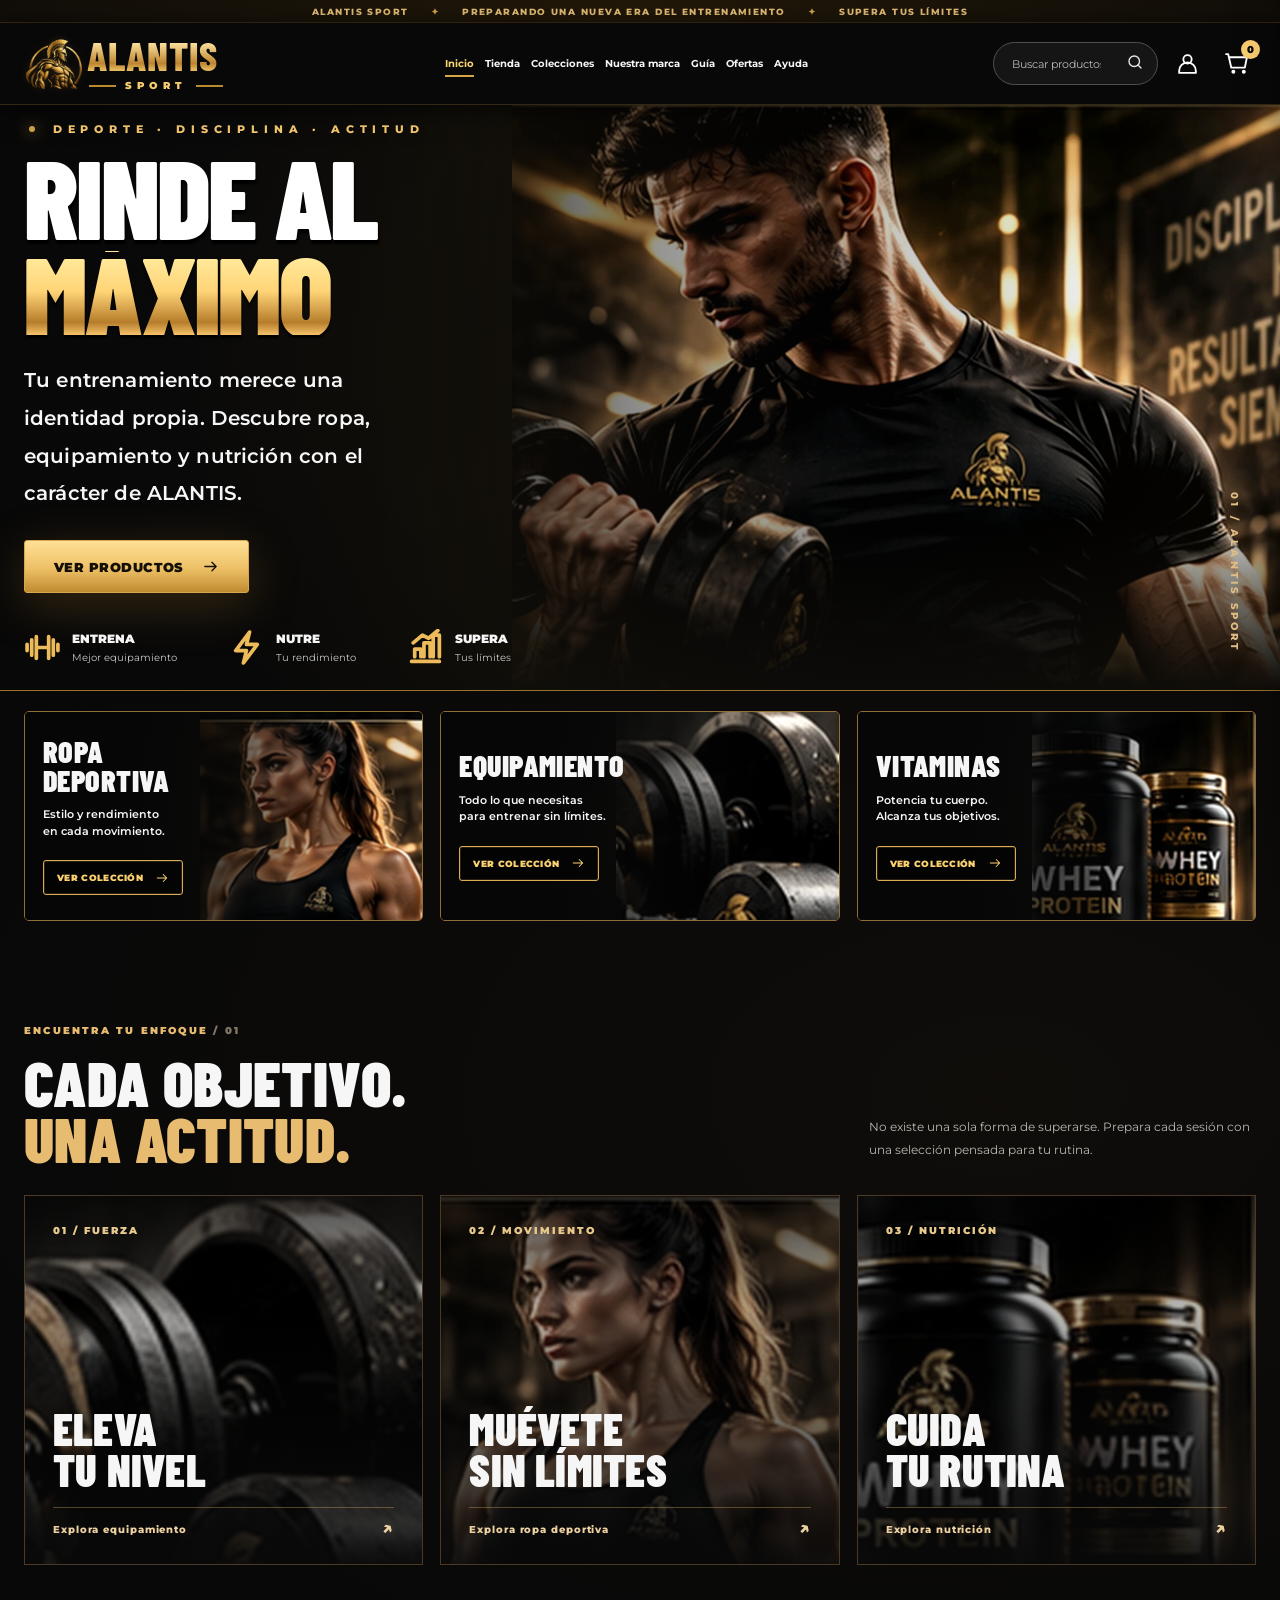
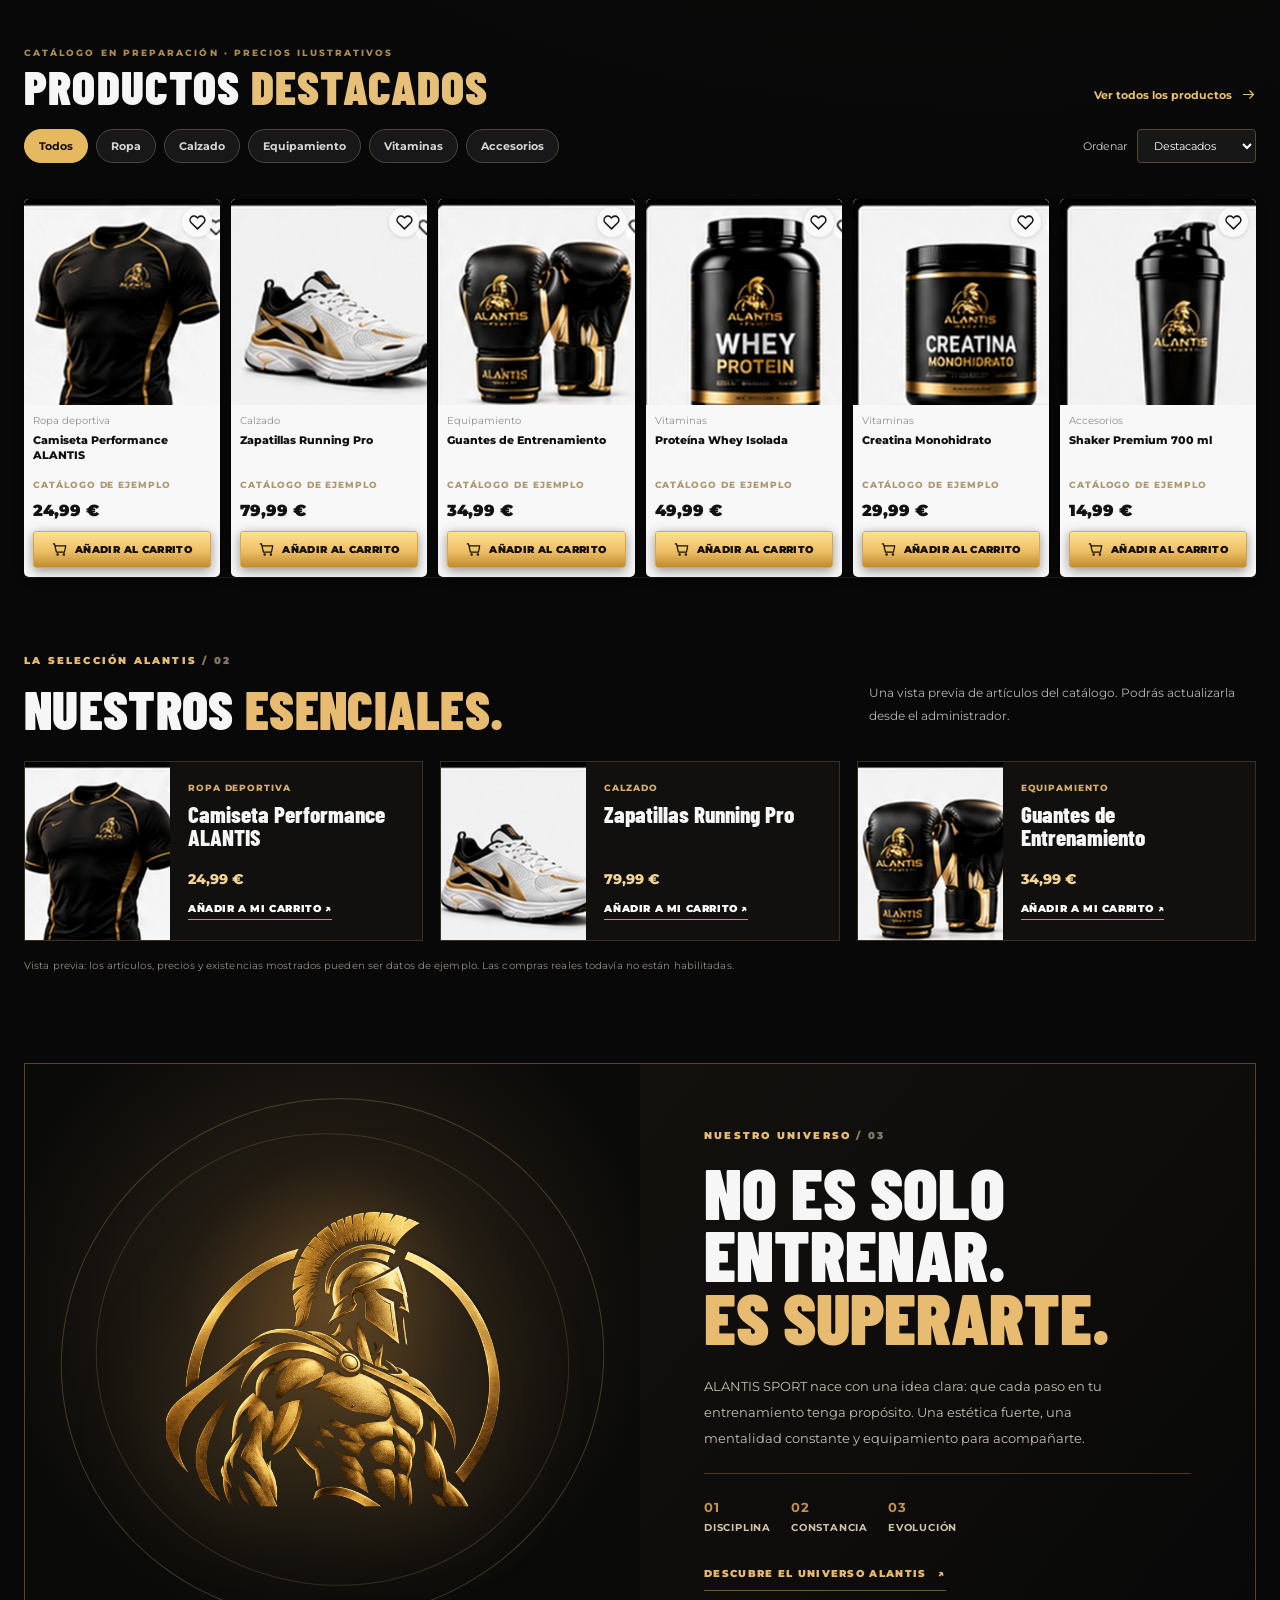
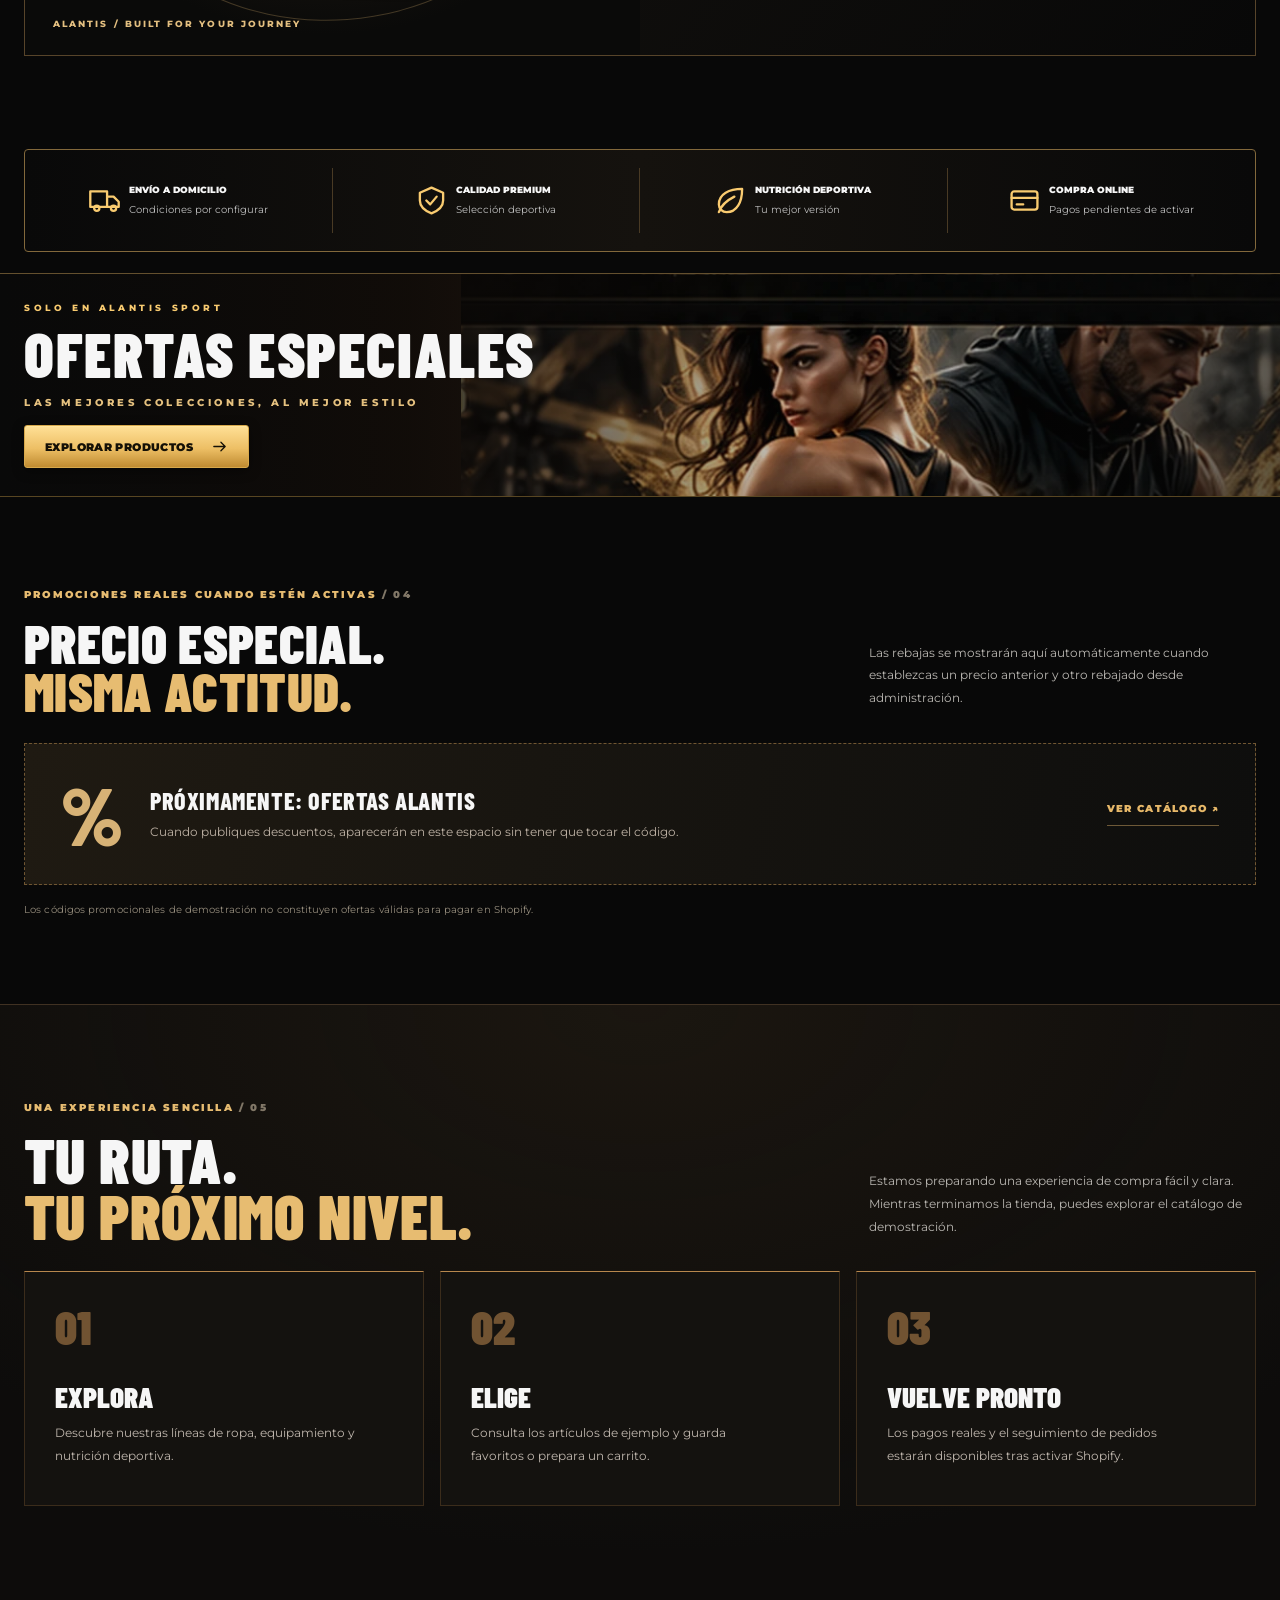
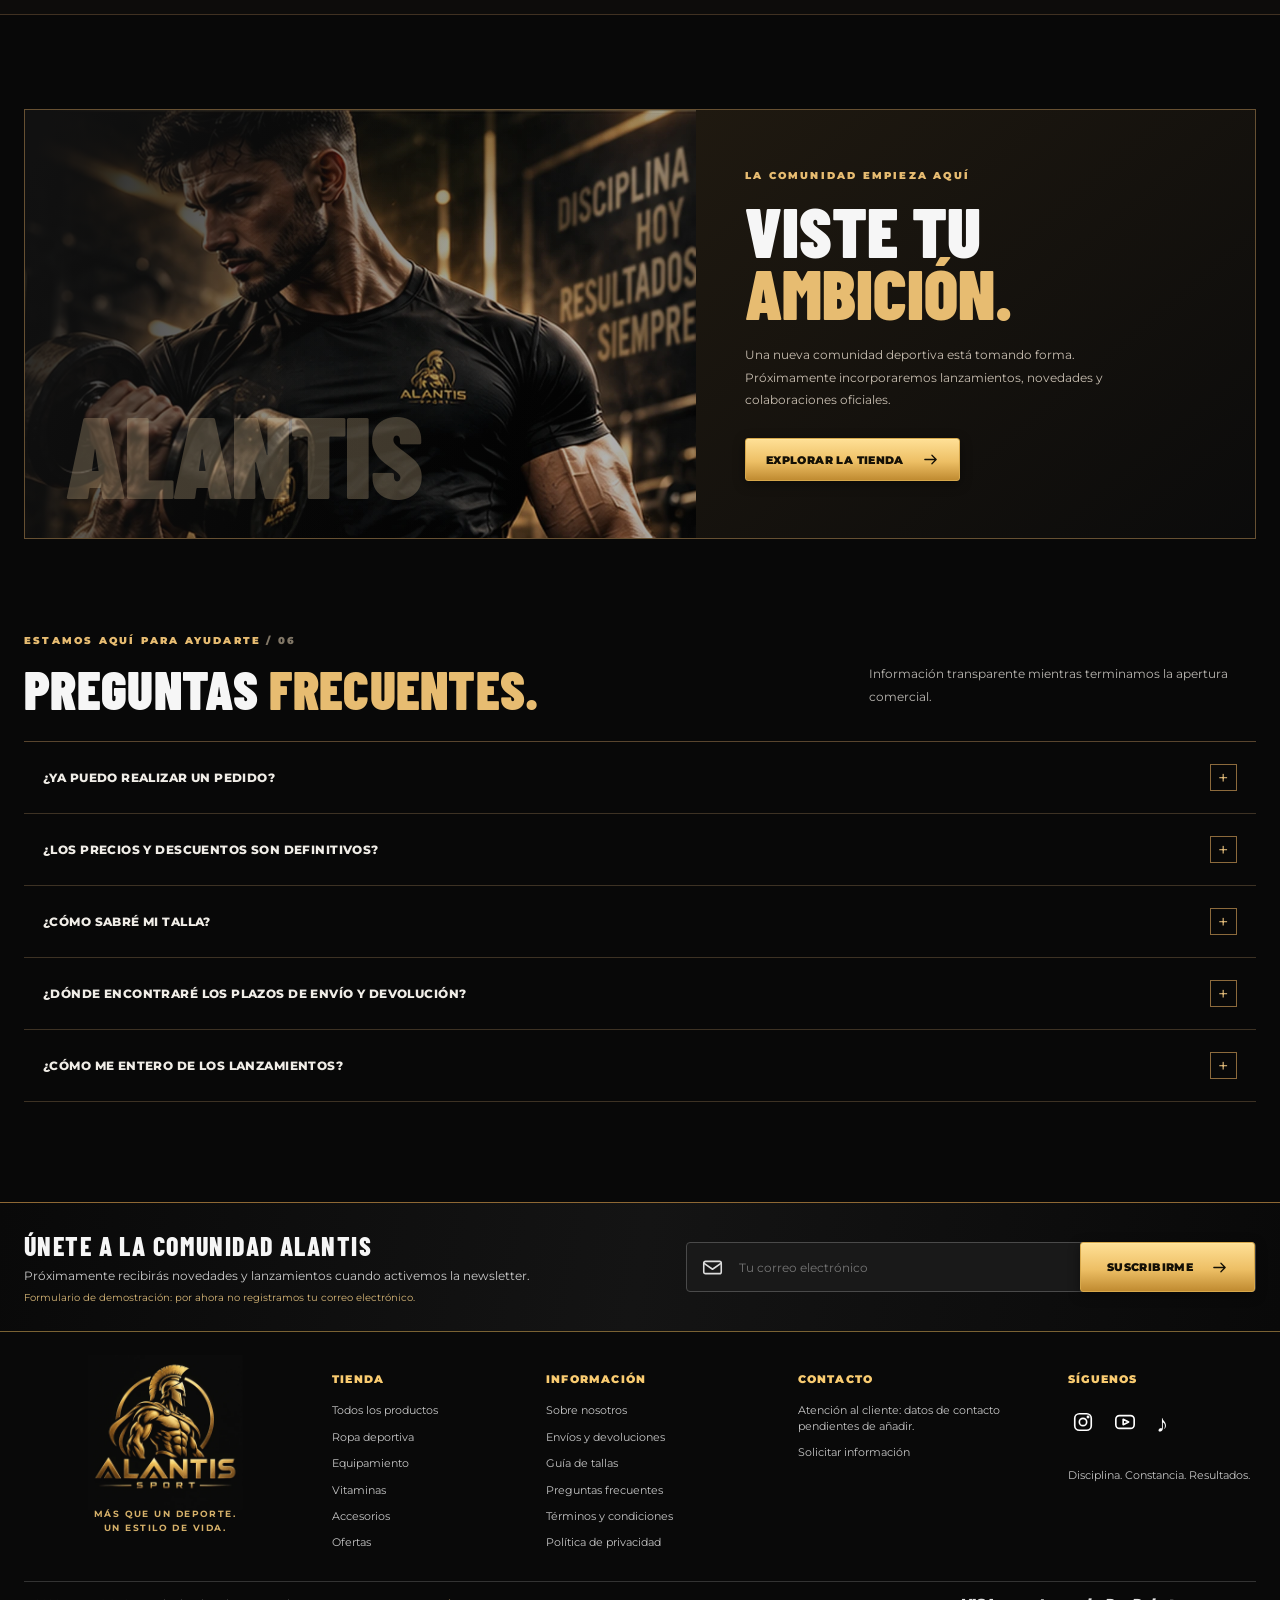
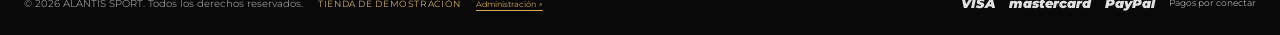
<file: index.html>
<!doctype html>
<html lang="es">
<head>
  <meta charset="utf-8" />
  <meta name="viewport" content="width=device-width, initial-scale=1" />
  <meta name="theme-color" content="#090909" />
  <meta name="description" content="ALANTIS SPORT: descubre nuestra propuesta de ropa deportiva, equipamiento y nutrición. Entrena con actitud. Catálogo en preparación." />
  <meta property="og:title" content="ALANTIS SPORT | Elige tu próximo nivel" />
  <meta property="og:description" content="Ropa, equipamiento y nutrición deportiva con una identidad premium negra y dorada." />
  <meta property="og:type" content="website" />
  <meta property="og:image" content="https://byl0ke.github.io/alantis-sport/assets/hero.webp" />
  <title>ALANTIS SPORT | Rinde al máximo</title>
  <link rel="icon" type="image/png" href="assets/favicon.png" />
  <link rel="preconnect" href="https://fonts.googleapis.com" />
  <link rel="preconnect" href="https://fonts.gstatic.com" crossorigin />
  <link href="https://fonts.googleapis.com/css2?family=Barlow+Condensed:wght@500;600;700;800;900&family=Montserrat:wght@400;500;600;700;800;900&display=swap" rel="stylesheet" />
  <link rel="stylesheet" href="styles.css" />
  <link rel="stylesheet" href="premium-home.css" />
  <script src="app.js" defer></script>
  <script src="premium-home.js" defer></script>
</head>
<body>
  <svg aria-hidden="true" class="icon-sprite" xmlns="http://www.w3.org/2000/svg">
    <symbol id="i-search" viewBox="0 0 24 24"><circle cx="11" cy="11" r="7"/><path d="m20 20-4-4"/></symbol>
    <symbol id="i-cart" viewBox="0 0 24 24"><circle cx="9" cy="20" r="1"/><circle cx="19" cy="20" r="1"/><path d="M2 3h2l3 13h13l2-10H5"/></symbol>
    <symbol id="i-user" viewBox="0 0 24 24"><circle cx="12" cy="8" r="4"/><path d="M4 21v-2a8 8 0 0 1 16 0v2z"/></symbol>
    <symbol id="i-heart" viewBox="0 0 24 24"><path d="M20.8 4.6a5.5 5.5 0 0 0-7.8 0L12 5.7l-1.1-1.1a5.5 5.5 0 0 0-7.8 7.8L12 21l8.8-8.6a5.5 5.5 0 0 0 0-7.8Z"/></symbol>
    <symbol id="i-arrow" viewBox="0 0 24 24"><path d="M4 12h16M14 6l6 6-6 6"/></symbol>
    <symbol id="i-close" viewBox="0 0 24 24"><path d="M5 5l14 14M19 5 5 19"/></symbol>
    <symbol id="i-menu" viewBox="0 0 24 24"><path d="M3 6h18M3 12h18M3 18h18"/></symbol>
    <symbol id="i-truck" viewBox="0 0 24 24"><path d="M1 5h13v12H1zM14 9h5l4 4v4h-9z"/><circle cx="6" cy="18" r="2"/><circle cx="19" cy="18" r="2"/></symbol>
    <symbol id="i-shield" viewBox="0 0 24 24"><path d="M12 2 21 6v6c0 5-4 8-9 10-5-2-9-5-9-10V6zM8 12l3 3 5-6"/></symbol>
    <symbol id="i-bolt" viewBox="0 0 24 24"><path d="m14 2-9 12h7l-2 8 9-12h-7z"/></symbol>
    <symbol id="i-dumbbell" viewBox="0 0 24 24"><path d="M2 10v4m3-7v10m3-12v14m8-14v14m3-12v10m3-7v4M8 12h8"/></symbol>
    <symbol id="i-chart" viewBox="0 0 24 24"><path d="M3 21h18M5 18v-5h4v5M11 18V9h4v9M17 18V4h4v14M4 9l6-5 4 2 6-5"/></symbol>
    <symbol id="i-leaf" viewBox="0 0 24 24"><path d="M21 3c-10 0-18 4-18 12a6 6 0 0 0 6 6c8 0 12-8 12-18ZM3 21c2-6 6-9 12-12"/></symbol>
    <symbol id="i-credit" viewBox="0 0 24 24"><rect x="2" y="5" width="20" height="14" rx="2"/><path d="M2 10h20M6 15h5"/></symbol>
    <symbol id="i-mail" viewBox="0 0 24 24"><rect x="2" y="5" width="20" height="14" rx="2"/><path d="m2 7 10 7 10-7"/></symbol>
    <symbol id="i-star" viewBox="0 0 24 24"><path d="m12 2 3 6.6 7.2 1-5.2 5.1 1.2 7.3L12 18.4 5.8 22l1.2-7.3-5.2-5.1 7.2-1z"/></symbol>
    <symbol id="i-instagram" viewBox="0 0 24 24"><rect x="3" y="3" width="18" height="18" rx="5"/><circle cx="12" cy="12" r="4"/><circle cx="17.5" cy="6.5" r=".7"/></symbol>
    <symbol id="i-youtube" viewBox="0 0 24 24"><rect x="2" y="5" width="20" height="14" rx="4"/><path d="m10 9 6 3-6 3z"/></symbol>
  </svg>

  <div class="announcement"><span>ALANTIS SPORT</span><span class="announcement-dot">✦</span><span>PREPARANDO UNA NUEVA ERA DEL ENTRENAMIENTO</span><span class="announcement-dot">✦</span><span>SUPERA TUS LÍMITES</span></div>
  <header class="site-header" id="inicio">
    <div class="header-inner container-wide">
      <button type="button" class="icon-btn mobile-menu" id="menu-toggle" aria-label="Abrir menú" aria-expanded="false" aria-controls="main-nav"><svg class="icon"><use href="#i-menu"/></svg></button>
      <a class="brand" href="#inicio" aria-label="ALANTIS SPORT, inicio">
        <img src="assets/emblema.png" alt="" class="brand-emblem" />
        <span class="brand-type"><strong>ALANTIS</strong><small><span></span> SPORT <span></span></small></span>
      </a>
      <nav class="main-nav" id="main-nav" aria-label="Navegación principal">
        <a class="nav-link active" href="#inicio">Inicio</a>
        <a class="nav-link" href="#tienda" data-category="Todos">Tienda</a>
        <a class="nav-link" href="#colecciones">Colecciones</a>
        <a class="nav-link" href="#universo">Nuestra marca</a>
        <a class="nav-link" href="#guia">Guía</a>
        <a class="nav-link" href="#ofertas">Ofertas</a>
        <a class="nav-link" href="#preguntas">Ayuda</a>
      </nav>
      <div class="header-actions">
        <form id="search-form" class="search-form" role="search">
          <input id="site-search" type="search" name="q" autocomplete="off" placeholder="Buscar productos..." aria-label="Buscar productos" />
          <button type="submit" aria-label="Buscar"><svg class="icon"><use href="#i-search"/></svg></button>
        </form>
        <button type="button" class="icon-btn header-user" id="account-btn" aria-label="Mi cuenta"><svg class="icon"><use href="#i-user"/></svg></button>
        <button type="button" class="icon-btn cart-trigger" id="cart-open" aria-label="Abrir carrito"><svg class="icon"><use href="#i-cart"/></svg><span id="cart-count" class="cart-count">0</span></button>
      </div>
    </div>
  </header>

  <main>
    <section class="hero" aria-labelledby="hero-title">
      <div class="hero-image" aria-hidden="true"></div>
      <div class="hero-shine" aria-hidden="true"></div>
      <div class="container-wide hero-content">
        <p class="eyebrow hero-eyebrow"><span class="gold-dot"></span> DEPORTE · DISCIPLINA · ACTITUD</p>
        <h1 id="hero-title"><span>RINDE AL</span><strong>MÁXIMO</strong></h1>
        <p class="hero-description">Tu entrenamiento merece una identidad propia. Descubre ropa, equipamiento y nutrición con el carácter de ALANTIS.</p>
        <a class="btn btn-gold hero-cta" href="#tienda">VER PRODUCTOS <svg class="icon"><use href="#i-arrow"/></svg></a>
        <div class="hero-benefits" aria-label="Beneficios Alantis Sport">
          <div><svg class="icon"><use href="#i-dumbbell"/></svg><span><b>ENTRENA</b><small>Mejor equipamiento</small></span></div>
          <div><svg class="icon"><use href="#i-bolt"/></svg><span><b>NUTRE</b><small>Tu rendimiento</small></span></div>
          <div><svg class="icon"><use href="#i-chart"/></svg><span><b>SUPERA</b><small>Tus límites</small></span></div>
        </div>
      </div>
      <div class="hero-index" aria-hidden="true">01 / ALANTIS SPORT</div>
    </section>

    <section class="categories container-wide" id="colecciones" aria-label="Categorías de productos">
      <article class="category-card category-clothing">
        <div class="category-photo" aria-hidden="true"></div>
        <div class="category-content"><h2>ROPA<br />DEPORTIVA</h2><p>Estilo y rendimiento<br />en cada movimiento.</p><a class="btn btn-outline" href="#tienda" data-category="Ropa deportiva">VER COLECCIÓN <svg class="icon"><use href="#i-arrow"/></svg></a></div>
      </article>
      <article class="category-card category-equipment">
        <div class="category-photo" aria-hidden="true"></div>
        <div class="category-content"><h2>EQUIPAMIENTO</h2><p>Todo lo que necesitas<br />para entrenar sin límites.</p><a class="btn btn-outline" href="#tienda" data-category="Equipamiento">VER COLECCIÓN <svg class="icon"><use href="#i-arrow"/></svg></a></div>
      </article>
      <article class="category-card category-nutrition">
        <div class="category-photo" aria-hidden="true"></div>
        <div class="category-content"><h2>VITAMINAS</h2><p>Potencia tu cuerpo.<br />Alcanza tus objetivos.</p><a class="btn btn-outline" href="#tienda" data-category="Vitaminas">VER COLECCIÓN <svg class="icon"><use href="#i-arrow"/></svg></a></div>
      </article>
    </section>


    <section class="goal-section container-wide premium-reveal" aria-labelledby="goal-title">
      <div class="premium-heading">
        <div><p class="premium-kicker">ENCUENTRA TU ENFOQUE <span> / 01</span></p><h2 id="goal-title">CADA OBJETIVO.<br/><em>UNA ACTITUD.</em></h2></div>
        <p>No existe una sola forma de superarse. Prepara cada sesión con una selección pensada para tu rutina.</p>
      </div>
      <div class="goal-grid">
        <a class="goal-tile goal-strength" href="#tienda" data-category="Equipamiento"><span class="goal-no">01 / FUERZA</span><span class="goal-copy"><strong>ELEVA<br/>TU NIVEL</strong><small>Explora equipamiento <span aria-hidden="true">↗</span></small></span></a>
        <a class="goal-tile goal-motion" href="#tienda" data-category="Ropa deportiva"><span class="goal-no">02 / MOVIMIENTO</span><span class="goal-copy"><strong>MUÉVETE<br/>SIN LÍMITES</strong><small>Explora ropa deportiva <span aria-hidden="true">↗</span></small></span></a>
        <a class="goal-tile goal-nutrition" href="#tienda" data-category="Vitaminas"><span class="goal-no">03 / NUTRICIÓN</span><span class="goal-copy"><strong>CUIDA<br/>TU RUTINA</strong><small>Explora nutrición <span aria-hidden="true">↗</span></small></span></a>
      </div>
    </section>

    <section class="products-section container-wide" id="tienda" aria-labelledby="products-heading">
      <div class="section-heading"><div><p class="eyebrow eyebrow-small">CATÁLOGO EN PREPARACIÓN · PRECIOS ILUSTRATIVOS</p><h2 id="products-heading">PRODUCTOS <span>DESTACADOS</span></h2></div><a href="#tienda" id="all-products-link" class="text-link">Ver todos los productos <svg class="icon"><use href="#i-arrow"/></svg></a></div>
      <div class="product-controls">
        <div class="filters" id="category-filters" aria-label="Filtrar productos">
          <button class="filter-chip selected" type="button" data-filter="Todos" aria-pressed="true">Todos</button>
          <button class="filter-chip" type="button" data-filter="Ropa deportiva" aria-pressed="false">Ropa</button>
          <button class="filter-chip" type="button" data-filter="Calzado" aria-pressed="false">Calzado</button>
          <button class="filter-chip" type="button" data-filter="Equipamiento" aria-pressed="false">Equipamiento</button>
          <button class="filter-chip" type="button" data-filter="Vitaminas" aria-pressed="false">Vitaminas</button>
          <button class="filter-chip" type="button" data-filter="Accesorios" aria-pressed="false">Accesorios</button>
        </div>
        <label class="sort-label">Ordenar <select id="sort-select" aria-label="Ordenar productos"><option value="featured">Destacados</option><option value="asc">Menor precio</option><option value="desc">Mayor precio</option><option value="name">Nombre A-Z</option></select></label>
      </div>
      <p class="results-indicator" id="results-indicator" aria-live="polite"></p>
      <div id="product-grid" class="product-grid"></div>
      <div id="no-results" class="no-results" hidden><svg class="icon"><use href="#i-search"/></svg><h3>No encontramos productos</h3><p>Prueba otra búsqueda o vuelve a ver todo el catálogo.</p><button class="btn btn-gold" id="reset-filters" type="button">VER TODOS</button></div>
    </section>


    <section class="editorial-picks container-wide premium-reveal" aria-labelledby="editor-picks-title">
      <div class="premium-heading premium-heading-compact"><div><p class="premium-kicker">LA SELECCIÓN ALANTIS <span> / 02</span></p><h2 id="editor-picks-title">NUESTROS <em>ESENCIALES.</em></h2></div><p>Una vista previa de artículos del catálogo. Podrás actualizarla desde el administrador.</p></div>
      <div class="picks-grid" id="editor-picks" aria-live="polite"><p class="premium-loading">Preparando la selección…</p></div>
      <p class="preview-disclaimer">Vista previa: los artículos, precios y existencias mostrados pueden ser datos de ejemplo. Las compras reales todavía no están habilitadas.</p>
    </section>

    <section class="brand-story container-wide premium-reveal" id="universo" aria-labelledby="brand-title">
      <div class="brand-story-media"><div class="brand-media-mark"><img src="assets/emblema.png" alt="" loading="lazy"/></div><span class="brand-media-caption">ALANTIS / BUILT FOR YOUR JOURNEY</span></div>
      <div class="brand-story-copy"><p class="premium-kicker">NUESTRO UNIVERSO <span> / 03</span></p><h2 id="brand-title">NO ES SOLO<br/>ENTRENAR.<br/><em>ES SUPERARTE.</em></h2><p>ALANTIS SPORT nace con una idea clara: que cada paso en tu entrenamiento tenga propósito. Una estética fuerte, una mentalidad constante y equipamiento para acompañarte.</p><div class="brand-values"><span><b>01</b> Disciplina</span><span><b>02</b> Constancia</span><span><b>03</b> Evolución</span></div><a class="premium-text-link" href="#colecciones">DESCUBRE EL UNIVERSO ALANTIS <span aria-hidden="true">↗</span></a></div>
    </section>

    <section class="benefits container-wide" aria-label="Razones para elegirnos">
      <div class="benefit"><svg class="icon"><use href="#i-truck"/></svg><span><strong>ENVÍO A DOMICILIO</strong><small>Condiciones por configurar</small></span></div>
      <div class="benefit"><svg class="icon"><use href="#i-shield"/></svg><span><strong>CALIDAD PREMIUM</strong><small>Selección deportiva</small></span></div>
      <div class="benefit"><svg class="icon"><use href="#i-leaf"/></svg><span><strong>NUTRICIÓN DEPORTIVA</strong><small>Tu mejor versión</small></span></div>
      <div class="benefit"><svg class="icon"><use href="#i-credit"/></svg><span><strong>COMPRA ONLINE</strong><small>Pagos pendientes de activar</small></span></div>
    </section>

    <section class="offers" id="ofertas" aria-labelledby="offers-title"><div class="offers-image" aria-hidden="true"></div><div class="container-wide offers-content"><p class="eyebrow">SOLO EN ALANTIS SPORT</p><h2 id="offers-title">OFERTAS <span>ESPECIALES</span></h2><p>LAS MEJORES COLECCIONES, AL MEJOR ESTILO</p><a href="#tienda" class="btn btn-gold" id="offers-button">EXPLORAR PRODUCTOS <svg class="icon"><use href="#i-arrow"/></svg></a></div></section>


    <section class="sale-showcase container-wide premium-reveal" id="promociones" aria-labelledby="sale-title">
      <div class="premium-heading premium-heading-compact"><div><p class="premium-kicker">PROMOCIONES REALES CUANDO ESTÉN ACTIVAS <span> / 04</span></p><h2 id="sale-title">PRECIO ESPECIAL.<br/><em>MISMA ACTITUD.</em></h2></div><p>Las rebajas se mostrarán aquí automáticamente cuando establezcas un precio anterior y otro rebajado desde administración.</p></div>
      <div id="real-deals" class="deal-grid" aria-live="polite"><div class="deal-empty"><span class="deal-symbol">%</span><div><strong>PRÓXIMAMENTE: OFERTAS ALANTIS</strong><p>Cuando publiques descuentos, aparecerán en este espacio sin tener que tocar el código.</p></div><a href="#tienda" class="premium-text-link">VER CATÁLOGO ↗</a></div></div>
      <p class="preview-disclaimer">Los códigos promocionales de demostración no constituyen ofertas válidas para pagar en Shopify.</p>
    </section>

    <section class="how-section premium-reveal" id="guia" aria-labelledby="how-title"><div class="container-wide">
      <div class="premium-heading"><div><p class="premium-kicker">UNA EXPERIENCIA SENCILLA <span> / 05</span></p><h2 id="how-title">TU RUTA.<br/><em>TU PRÓXIMO NIVEL.</em></h2></div><p>Estamos preparando una experiencia de compra fácil y clara. Mientras terminamos la tienda, puedes explorar el catálogo de demostración.</p></div>
      <div class="how-grid">
        <article><span>01</span><h3>EXPLORA</h3><p>Descubre nuestras líneas de ropa, equipamiento y nutrición deportiva.</p></article>
        <article><span>02</span><h3>ELIGE</h3><p>Consulta los artículos de ejemplo y guarda favoritos o prepara un carrito.</p></article>
        <article><span>03</span><h3>VUELVE PRONTO</h3><p>Los pagos reales y el seguimiento de pedidos estarán disponibles tras activar Shopify.</p></article>
      </div>
    </div></section>

    <section class="community-block container-wide premium-reveal" aria-labelledby="community-title"><div class="community-art" aria-hidden="true"><span>ALANTIS</span></div><div class="community-copy"><p class="premium-kicker">LA COMUNIDAD EMPIEZA AQUÍ</p><h2 id="community-title">VISTE TU<br/><em>AMBICIÓN.</em></h2><p>Una nueva comunidad deportiva está tomando forma. Próximamente incorporaremos lanzamientos, novedades y colaboraciones oficiales.</p><a href="#tienda" class="btn btn-gold">EXPLORAR LA TIENDA <svg class="icon"><use href="#i-arrow"/></svg></a></div></section>

    <section class="faq-section container-wide premium-reveal" id="preguntas" aria-labelledby="faq-title">
      <div class="premium-heading premium-heading-compact"><div><p class="premium-kicker">ESTAMOS AQUÍ PARA AYUDARTE <span> / 06</span></p><h2 id="faq-title">PREGUNTAS <em>FRECUENTES.</em></h2></div><p>Información transparente mientras terminamos la apertura comercial.</p></div>
      <div class="faq-list">
        <details><summary>¿YA PUEDO REALIZAR UN PEDIDO?<span class="faq-plus" aria-hidden="true">+</span></summary><p>Todavía no. La web funciona como catálogo de demostración y el pago mediante Shopify permanece desactivado hasta completar productos, envíos, impuestos y políticas.</p></details>
        <details><summary>¿LOS PRECIOS Y DESCUENTOS SON DEFINITIVOS?<span class="faq-plus" aria-hidden="true">+</span></summary><p>No. Los precios y cupones actuales son orientativos. Cuando abramos la tienda, el precio y las promociones definitivas serán los publicados en Shopify.</p></details>
        <details><summary>¿CÓMO SABRÉ MI TALLA?<span class="faq-plus" aria-hidden="true">+</span></summary><p>Publicaremos la guía de tallas específica de cada producto cuando esté confirmado su fabricante y la ficha del artículo.</p></details>
        <details><summary>¿DÓNDE ENCONTRARÉ LOS PLAZOS DE ENVÍO Y DEVOLUCIÓN?<span class="faq-plus" aria-hidden="true">+</span></summary><p>Estarán disponibles antes de la apertura, junto con las condiciones comerciales y la información del vendedor.</p></details>
        <details><summary>¿CÓMO ME ENTERO DE LOS LANZAMIENTOS?<span class="faq-plus" aria-hidden="true">+</span></summary><p>Estamos preparando la newsletter y los perfiles oficiales de ALANTIS SPORT. El formulario de esta web aún no registra correos.</p></details>
      </div>
    </section>

    <section class="newsletter" aria-labelledby="newsletter-title"><div class="container-wide newsletter-inner"><div><h2 id="newsletter-title">ÚNETE A LA COMUNIDAD ALANTIS</h2><p>Próximamente recibirás novedades y lanzamientos cuando activemos la newsletter.</p><p class="newsletter-note">Formulario de demostración: por ahora no registramos tu correo electrónico.</p></div><form id="newsletter-form" class="newsletter-form"><label class="sr-only" for="newsletter-email">Tu correo electrónico</label><svg class="icon"><use href="#i-mail"/></svg><input type="email" id="newsletter-email" placeholder="Tu correo electrónico" autocomplete="email" required /><button type="submit" class="btn btn-gold">SUSCRIBIRME <svg class="icon"><use href="#i-arrow"/></svg></button></form></div></section>
  </main>

  <nav class="mobile-quick-nav" aria-label="Accesos rápidos"><a href="#tienda"><svg class="icon"><use href="#i-search"/></svg><span>Productos</span></a><a href="#promociones"><svg class="icon"><use href="#i-bolt"/></svg><span>Ofertas</span></a><button type="button" id="mobile-cart-btn"><svg class="icon"><use href="#i-cart"/></svg><span>Carrito</span></button></nav>

  <footer class="site-footer" id="contacto"><div class="container-wide footer-main"><div class="footer-brand"><img src="assets/logo-completo.webp" alt="ALANTIS SPORT, logo" width="196" height="196"/><p>MÁS QUE UN DEPORTE.<br/>UN ESTILO DE VIDA.</p></div><div class="footer-col"><h3>TIENDA</h3><a href="#tienda" data-category="Todos">Todos los productos</a><a href="#tienda" data-category="Ropa deportiva">Ropa deportiva</a><a href="#tienda" data-category="Equipamiento">Equipamiento</a><a href="#tienda" data-category="Vitaminas">Vitaminas</a><a href="#tienda" data-category="Accesorios">Accesorios</a><a href="#ofertas">Ofertas</a></div><div class="footer-col"><h3>INFORMACIÓN</h3><button type="button" data-info="nosotros">Sobre nosotros</button><button type="button" data-info="envios">Envíos y devoluciones</button><button type="button" data-info="tallas">Guía de tallas</button><button type="button" data-info="preguntas">Preguntas frecuentes</button><button type="button" data-info="legal">Términos y condiciones</button><button type="button" data-info="privacidad">Política de privacidad</button></div><div class="footer-col"><h3>CONTACTO</h3><p>Atención al cliente: datos de contacto pendientes de añadir.</p><button type="button" data-info="contacto">Solicitar información</button></div><div class="footer-col social-col"><h3>SÍGUENOS</h3><div class="social-icons"><button type="button" aria-label="Instagram (pendiente de enlazar)" data-info="redes"><svg class="icon"><use href="#i-instagram"/></svg></button><button type="button" aria-label="YouTube (pendiente de enlazar)" data-info="redes"><svg class="icon"><use href="#i-youtube"/></svg></button><button type="button" aria-label="TikTok (pendiente de enlazar)" data-info="redes"><span class="social-text">♪</span></button></div><p>Disciplina. Constancia. Resultados.</p></div></div><div class="footer-bottom container-wide"><p>© <span id="current-year"></span> ALANTIS SPORT. Todos los derechos reservados. <span class="demo-label">TIENDA DE DEMOSTRACIÓN</span> <a href="admin.html" class="admin-access-link" title="Acceso al panel de administración">Administración ↗</a></p><div class="payment-names" aria-label="Integraciones de pago por configurar"><span>VISA</span><span>mastercard</span><span>PayPal</span><small>Pagos por conectar</small></div></div></footer>

  <div id="screen-overlay" class="screen-overlay" hidden></div>
  <aside id="cart-drawer" class="cart-drawer" aria-label="Carrito de compra" aria-modal="true" role="dialog" aria-hidden="true" tabindex="-1"><div class="cart-head"><div><p class="eyebrow eyebrow-small">TU SELECCIÓN</p><h2>MI CARRITO <span id="cart-title-count">(0)</span></h2></div><button id="cart-close" class="icon-btn" type="button" aria-label="Cerrar carrito"><svg class="icon"><use href="#i-close"/></svg></button></div><div id="cart-items" class="cart-items"></div><div class="cart-summary"><div class="promo-field"><label for="promo-code">¿TIENES UN CÓDIGO?</label><div><input id="promo-code" type="text" placeholder="Código promocional" autocomplete="off"/><button type="button" id="apply-promo">APLICAR</button></div><p id="promo-message" role="status"></p></div><div class="cart-summary-row"><span>Subtotal</span><b id="cart-subtotal">0,00 €</b></div><div class="cart-summary-row" id="discount-row" hidden><span>Descuento (demo)</span><b id="cart-discount">−0,00 €</b></div><div class="cart-summary-row"><span>Envío estimado*</span><b id="cart-shipping">0,00 €</b></div><div class="cart-summary-row cart-total"><strong>TOTAL</strong><strong id="cart-total">0,00 €</strong></div><p class="shipping-note">*Precios, descuentos y envíos de esta web son orientativos. El total definitivo se establece en Shopify al pagar.</p><p id="checkout-info" class="checkout-info" role="status">Escaparate en modo demo: sin cobros reales.</p><button type="button" id="checkout-btn" class="btn btn-gold checkout-btn">FINALIZAR PEDIDO (DEMO) <svg class="icon"><use href="#i-arrow"/></svg></button><button type="button" id="continue-shopping" class="continue-btn">SEGUIR COMPRANDO</button></div></aside>

  <div id="info-modal" class="modal" role="dialog" aria-modal="true" aria-labelledby="modal-title" aria-hidden="true" tabindex="-1"><button class="modal-close icon-btn" id="modal-close" aria-label="Cerrar ventana"><svg class="icon"><use href="#i-close"/></svg></button><div class="modal-medallion"><img src="assets/emblema.png" alt=""/></div><p class="eyebrow">ALANTIS SPORT</p><h2 id="modal-title"></h2><p id="modal-description"></p><button type="button" class="btn btn-gold" id="modal-ok">ENTENDIDO</button></div>
  <div id="toast" class="toast" role="status" aria-live="polite"></div>
</body>
</html>
</file>
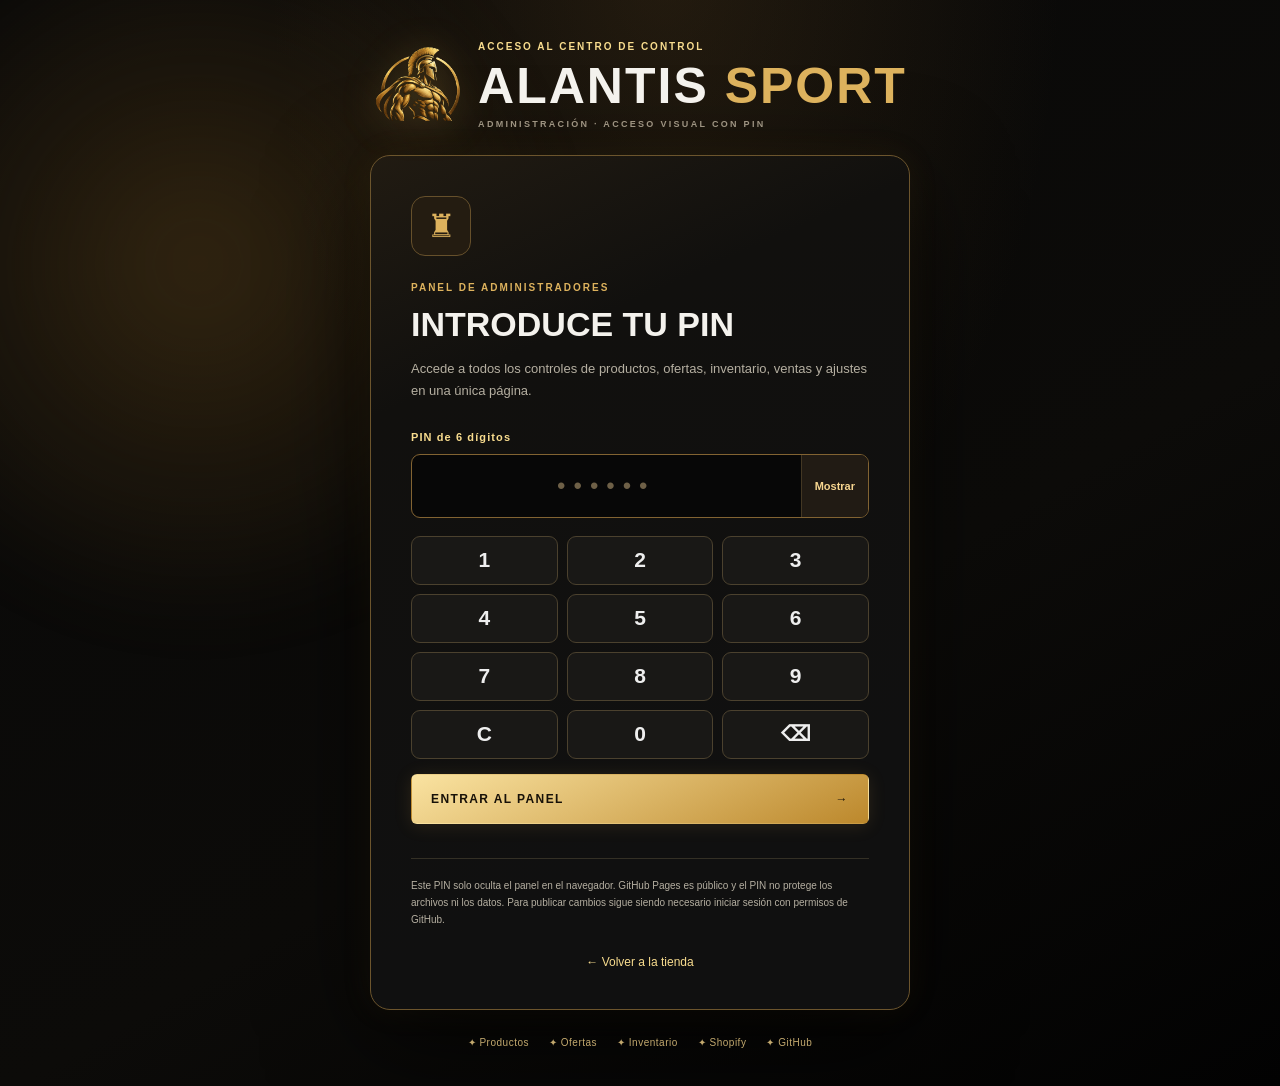
<file: admin.html>
<!doctype html>
<html lang="es">
<head>
  <meta charset="utf-8" />
  <meta name="viewport" content="width=device-width, initial-scale=1" />
  <meta name="theme-color" content="#080808" />
  <meta name="robots" content="noindex, nofollow" />
  <meta http-equiv="Content-Security-Policy" content="default-src 'self'; script-src 'self'; style-src 'self' https://fonts.googleapis.com; font-src 'self' https://fonts.gstatic.com; img-src 'self' https: blob: data:; connect-src 'self' https://api.github.com https: http://localhost:8080 http://127.0.0.1:8080; object-src 'none'; base-uri 'self'; form-action 'self'" />
  <title>ALANTIS SPORT | Centro de administración</title>
  <link rel="icon" href="assets/favicon.png" type="image/png" />
  <link rel="preconnect" href="https://fonts.googleapis.com" />
  <link href="https://fonts.googleapis.com/css2?family=Barlow+Condensed:wght@600;700;800;900&family=Montserrat:wght@400;500;600;700;800&display=swap" rel="stylesheet" />
  <link rel="stylesheet" href="admin.css" />
  <script src="admin-auth.js" defer></script>
  <script src="admin.js" defer></script>
  <script src="admin-sql.js" defer></script>
</head>
<body>
  <!-- Barrera visual del editor: en GitHub Pages NO equivale a una autenticación privada. -->
  <section class="admin-gate" id="admin-gate" aria-labelledby="gate-title">
    <div class="gate-glow" aria-hidden="true"></div>
    <div class="gate-layout">
      <div class="gate-brand">
        <img src="assets/emblema.png" alt="Emblema dorado de ALANTIS SPORT" width="90" height="90" />
        <div><span class="gate-eyebrow">ACCESO AL CENTRO DE CONTROL</span><h1 id="gate-title">ALANTIS <em>SPORT</em></h1><p>ADMINISTRACIÓN · ACCESO VISUAL CON PIN</p></div>
      </div>
      <div class="gate-card">
        <div class="gate-lock" aria-hidden="true">♜</div>
        <span class="eyebrow">PANEL DE ADMINISTRADORES</span>
        <h2>Introduce tu PIN</h2>
        <p>Accede a todos los controles de productos, ofertas, inventario, ventas y ajustes en una única página.</p>
        <form id="pin-form" autocomplete="off">
          <label for="admin-pin">PIN de 6 dígitos</label>
          <div class="pin-entry"><input id="admin-pin" name="pin" type="password" inputmode="numeric" pattern="[0-9]{6}" maxlength="6" minlength="6" required autocomplete="off" spellcheck="false" placeholder="••••••" aria-describedby="pin-help pin-message" /><button type="button" id="pin-visibility" aria-label="Mostrar PIN" aria-pressed="false">Mostrar</button></div>
          <div class="pin-pad" aria-label="Teclado numérico">
            <button type="button" data-digit="1">1</button><button type="button" data-digit="2">2</button><button type="button" data-digit="3">3</button>
            <button type="button" data-digit="4">4</button><button type="button" data-digit="5">5</button><button type="button" data-digit="6">6</button>
            <button type="button" data-digit="7">7</button><button type="button" data-digit="8">8</button><button type="button" data-digit="9">9</button>
            <button type="button" data-key="clear" aria-label="Borrar todo">C</button><button type="button" data-digit="0">0</button><button type="button" data-key="back" aria-label="Borrar última cifra">⌫</button>
          </div>
          <button type="submit" class="btn btn-gold gate-submit" id="pin-submit">ENTRAR AL PANEL <span aria-hidden="true">→</span></button>
          <p id="pin-message" class="pin-message" role="status" aria-live="polite"></p>
        </form>
        <p id="pin-help" class="gate-disclaimer">Este PIN solo oculta el panel en el navegador. GitHub Pages es público y el PIN no protege los archivos ni los datos. Para publicar cambios sigue siendo necesario iniciar sesión con permisos de GitHub.</p>
        <a href="./" class="gate-return">← Volver a la tienda</a>
      </div>
      <div class="gate-features"><span>✦ Productos</span><span>✦ Ofertas</span><span>✦ Inventario</span><span>✦ Shopify</span><span>✦ GitHub</span></div>
    </div>
  </section>
  <div class="shell" id="admin-shell" hidden>
    <aside class="side" aria-label="Navegación del panel">
      <a class="brand" href="./" aria-label="Volver a ALANTIS SPORT"><img src="assets/emblema.png" alt="" /><span><strong>ALANTIS</strong><small>SPORT · ADMIN</small></span></a>
      <div class="side-label">PANEL DE CONTROL</div>
      <a class="side-link active" href="#resumen">◈ <span>Resumen</span></a>
      <a class="side-link" href="#productos">▦ <span>Productos</span></a>
      <a class="side-link" href="#inventario">▤ <span>Inventario</span></a>
      <a class="side-link" href="#descuentos">% <span>Ofertas y cupones</span></a>
      <a class="side-link" href="#configuracion">⚙ <span>Configuración</span></a>
      <a class="side-link" href="#shopify-panel">◫ <span>Ventas Shopify</span></a>
      <a class="side-link" href="#sql-cifrado">▣ <span>Pedidos y MySQL</span></a>
      <a class="side-link" href="./" target="_blank" rel="noopener noreferrer">↗ <span>Ver tienda pública</span></a>
      <button class="side-link logout-link" id="logout-side" type="button">⌁ <span>Bloquear panel</span></button>
      <a class="side-link" href="https://github.com/Byl0ke/alantis-sport" target="_blank" rel="noopener noreferrer">⌘ <span>Repositorio GitHub</span></a>
      <div class="side-help"><span class="help-spark">✦</span><strong>Control total del escaparate.</strong><p>Gestiona precios, ofertas, stock y contenido desde un mismo lugar. GitHub confirma cada publicación.</p></div>
      <div class="side-bottom">ALANTIS SPORT <span>v3.0 · Shopify preparado</span></div>
    </aside>

    <main class="workspace" id="resumen">
      <header class="topbar"><div><span class="eyebrow">ALANTIS SPORT / ECOMMERCE</span><h1>Centro de <em>administración</em></h1><p>Gestiona productos, promociones, stock y aspecto de la tienda.</p></div><div class="top-actions"><a class="btn btn-light" href="./" target="_blank" rel="noopener noreferrer">↗ Ver tienda</a><button id="publish-top" class="btn btn-gold" type="button">↑ Publicar en GitHub</button><button id="logout-top" class="btn btn-outline-gold" type="button">⌁ Bloquear</button></div></header>

      <div class="notice" role="note"><span>ℹ</span><div><strong>Shopify conectado para preparar las ventas.</strong> La tienda Shopify sigue sin productos y en periodo de prueba. No existen ventas ni pedidos reales: las estadísticas son solo del catálogo y el stock no se descuenta automáticamente. El PIN es un filtro visual, <strong>no una autenticación segura</strong>. Solo quien tenga autorización de escritura en GitHub puede publicar cambios. Nunca compartas tu token.</div></div>

      <nav class="admin-shortcuts" aria-label="Acceso rápido a todas las funciones">
        <a href="#productos"><span>01 / TIENDA</span><strong>Productos</strong><small>Añadir, modificar y eliminar</small><b aria-hidden="true">↗</b></a>
        <a href="#inventario"><span>02 / EXISTENCIAS</span><strong>Inventario</strong><small>Stock, avisos y acciones masivas</small><b aria-hidden="true">↗</b></a>
        <a href="#descuentos"><span>03 / MARKETING</span><strong>Ofertas</strong><small>Cupones, rebajas y banners</small><b aria-hidden="true">↗</b></a>
        <a href="#configuracion"><span>04 / AJUSTES</span><strong>Configuración</strong><small>Envíos y copias de seguridad</small><b aria-hidden="true">↗</b></a>
        <a href="#shopify-panel"><span>05 / VENTAS</span><strong>Shopify</strong><small>Pagos, pedidos y clientes</small><b aria-hidden="true">↗</b></a>
        <a href="#sql-cifrado"><span>06 / ARCHIVO</span><strong>Pedidos y registros</strong><small>MySQL privado · Backups cifrados</small><b aria-hidden="true">↗</b></a>
        <a href="#publish-heading"><span>07 / GUARDAR</span><strong>GitHub</strong><small>Publicar los cambios</small><b aria-hidden="true">↗</b></a>
      </nav>
      <section class="summary-grid" aria-label="Resumen del catálogo">
        <div class="stat"><span>PRODUCTOS</span><strong id="stat-total">—</strong><small>En tu catálogo</small></div>
        <div class="stat"><span>VISIBLES</span><strong id="stat-visible">—</strong><small>En la tienda</small></div>
        <div class="stat"><span>AGOTADOS</span><strong id="stat-empty">—</strong><small>Stock de demostración</small></div>
        <div class="stat"><span>EN OFERTA</span><strong id="stat-offers">—</strong><small>Precios rebajados</small></div>
        <div class="stat"><span>STOCK BAJO</span><strong id="stat-low">—</strong><small id="stock-threshold-label">5 unidades o menos</small></div>
        <div class="stat"><span>VALOR DE INVENTARIO</span><strong id="stat-inventory">—</strong><small>Estimación · no son ventas</small></div>
        <div class="stat"><span>VINCULADOS A SHOPIFY</span><strong id="stat-shopify">—</strong><small>Variantes enlazadas</small></div>
        <div class="stat"><span>ESTADO</span><strong id="stat-state" class="stat-state">Cargando…</strong><small id="stat-state-info">Leyendo catálogo</small></div>
      </section>

      <div class="section-heading" id="productos"><div><span class="eyebrow">TU TIENDA</span><h2>GESTIÓN DE PRODUCTOS</h2></div><p>Selecciona, filtra, edita o aplica cambios a varios artículos.</p></div>
      <div class="content-grid">
        <section class="catalog-panel" aria-labelledby="list-heading"><div class="panel-heading"><div><span class="eyebrow">GESTIÓN</span><h2 id="list-heading">Mis productos <span class="count" id="products-count">0</span></h2></div><button class="btn btn-gold btn-small" id="add-product" type="button">+ Añadir</button></div>
          <label class="search-wrap"><span class="sr-only">Buscar producto</span><span aria-hidden="true">⌕</span><input id="admin-search" type="search" autocomplete="off" placeholder="Nombre, ID, categoría o SKU..." /></label>
          <div class="filter-bar"><label><span class="sr-only">Filtrar categoría</span><select id="admin-category"><option value="Todos">Todas las categorías</option><option>Ropa deportiva</option><option>Calzado</option><option>Equipamiento</option><option>Vitaminas</option><option>Accesorios</option></select></label><label><span class="sr-only">Filtrar estado</span><select id="admin-status"><option value="todos">Todos</option><option value="visible">Visibles</option><option value="oculto">Ocultos</option><option value="low">Stock bajo</option><option value="agotado">Agotados</option><option value="oferta">En oferta</option></select></label></div>
          <div class="bulkbar" id="inventario"><label class="select-all"><input id="select-all" type="checkbox" /> Seleccionar visibles</label><strong id="selected-count">0 seleccionados</strong></div>
          <div class="bulk-actions"><select id="bulk-action" aria-label="Acción para productos seleccionados"><option value="">Acciones en lote...</option><option value="show">Mostrar seleccionados</option><option value="hide">Ocultar seleccionados</option><option value="feature">Destacar seleccionados</option><option value="unfeature">Quitar destacados</option><option value="discount">Aplicar descuento %</option><option value="clear-discount">Quitar ofertas</option><option value="delete">Eliminar seleccionados</option></select><button type="button" class="btn btn-light btn-small" id="apply-bulk">Aplicar</button></div>
          <div id="product-list" class="product-list" aria-label="Seleccionar producto"></div>
          <div class="catalog-footer"><button id="download-json" class="text-button" type="button">↓ Descargar JSON</button><button id="download-csv" class="text-button" type="button">↓ Exportar CSV</button><label class="text-button file-import" for="import-json">↑ Importar JSON</label><input id="import-json" type="file" accept="application/json,.json" hidden /><button id="restore-draft" class="text-button" type="button">↺ Recuperar borrador</button></div>
        </section>

        <section class="editor-panel" aria-labelledby="editor-heading"><div class="editor-head"><div><span class="eyebrow" id="editor-kicker">EDITAR ARTÍCULO</span><h2 id="editor-heading">Detalles del producto</h2></div><span id="dirty-pill" class="dirty-pill" hidden>● Sin publicar</span></div>
          <form id="product-form" autocomplete="off">
            <div class="preview-card"><div class="preview-image"><img id="preview-image" src="assets/camiseta.webp" alt="Vista previa del producto" /></div><div class="preview-meta"><span class="preview-overline">VISTA PREVIA</span><strong id="preview-title">Selecciona un producto</strong><span id="preview-category">—</span><b id="preview-price">0,00 €</b></div></div>
            <div class="form-grid">
              <label class="field span-2">Nombre del producto <input id="field-name" maxlength="90" required placeholder="Ej.: Camiseta ALANTIS PRO" /></label>
              <label class="field">Categoría <select id="field-category"><option>Ropa deportiva</option><option>Calzado</option><option>Equipamiento</option><option>Vitaminas</option><option>Accesorios</option></select></label>
              <label class="field">SKU / referencia <input id="field-sku" maxlength="40" placeholder="ALT-ROPA-001" /></label>
              <label class="field">Precio (€) <input id="field-price" type="number" min="0" max="999999" step="0.01" required placeholder="24.99" /></label>
              <label class="field">Precio anterior / tachado (€) <input id="field-oldprice" type="number" min="0" max="999999" step="0.01" placeholder="Opcional" /></label>
              <label class="field">Unidades en stock <input id="field-stock" type="number" min="0" max="999999" step="1" required /></label>
              <div class="sale-tip span-2" id="sale-tip">Para mostrar una oferta, indica un precio anterior superior al precio actual.</div><label class="field span-2">Descripción <textarea id="field-description" maxlength="400" rows="3" placeholder="Materiales, tallas, características... (máx. 400 caracteres)"></textarea></label>
              <label class="field span-2">ID de variante de Shopify (solo para artículos reales) <input id="field-variant" type="text" inputmode="numeric" pattern="[0-9]{6,20}" maxlength="20" placeholder="Ej.: 36485954240671" /><small>Encuéntralo en Shopify → Productos → Variante. Sin ID seguirá siendo demostración.</small></label>
              <label class="field span-2">URL de imagen (HTTPS o ruta assets/) <input id="field-image" placeholder="assets/mi-producto.webp" /></label>
              <label class="field image-upload span-2">O subir una fotografía nueva (PNG, JPG, WebP) <input id="field-photo" type="file" accept="image/png,image/jpeg,image/webp" /><span id="file-hint">Se optimizará a formato WebP al publicar.</span></label>
            </div>
            <div class="switch-row"><label class="switch-label"><input id="field-active" type="checkbox" checked /><span class="switch-track"></span><span><strong>Visible en la tienda</strong><small>Desactívalo para ocultar el artículo</small></span></label><label class="switch-label"><input id="field-featured" type="checkbox" checked /><span class="switch-track"></span><span><strong>Producto destacado</strong><small>Aparece primero en el catálogo</small></span></label></div>
            <div class="form-actions"><button id="save-draft" class="btn btn-light" type="submit">✓ Guardar borrador</button><button id="duplicate-product" class="btn btn-dark" type="button">Duplicar</button><button id="delete-product" class="btn btn-delete" type="button">Eliminar</button></div>
          </form>
        </section>
      </div>

      <div class="section-heading" id="descuentos"><div><span class="eyebrow">MARKETING</span><h2>OFERTAS Y CUPONES</h2></div><p>Configura descuentos de la tienda de demostración.</p></div>
      <section class="marketing-grid">
        <div class="catalog-panel"><div class="panel-heading"><div><span class="eyebrow">PROMOCIONES</span><h2>Códigos de descuento</h2></div><button id="add-coupon" class="btn btn-gold btn-small" type="button">+ Nuevo cupón</button></div>
          <div class="coupon-list" id="coupon-list"></div>
          <form id="coupon-form" class="marketing-form" autocomplete="off"><input type="hidden" id="coupon-original" />
            <div class="form-grid">
              <label class="field">Código <input id="coupon-code" maxlength="24" placeholder="ALANTIS15" required pattern="[A-Za-z0-9_-]{3,24}" /></label>
              <label class="field">Tipo <select id="coupon-type"><option value="percent">Porcentaje (%)</option><option value="fixed">Importe fijo (€)</option></select></label>
              <label class="field">Valor del descuento <input id="coupon-value" type="number" min="0.01" max="99999" step="0.01" required /></label>
              <label class="field">Pedido mínimo (€) <input id="coupon-min" type="number" min="0" max="999999" step="0.01" value="0" required /></label>
              <label class="field">Inicio (opcional) <input id="coupon-start" type="date" /></label>
              <label class="field">Fin (opcional) <input id="coupon-end" type="date" /></label>
            </div>
            <label class="checkline"><input id="coupon-active" type="checkbox" checked /> Cupón habilitado</label>
            <div class="form-actions"><button class="btn btn-gold" type="submit">Guardar cupón</button><button id="delete-coupon" class="btn btn-delete" type="button">Eliminar cupón</button></div>
          </form>
        </div>
        <div class="editor-panel"><div class="panel-heading"><div><span class="eyebrow">ESCAPARATE</span><h2>Banner de ofertas</h2></div></div>
          <div class="marketing-form"><label class="checkline"><input id="banner-active" type="checkbox" checked /> Mostrar sección de ofertas</label>
            <div class="form-grid"><label class="field span-2">Texto pequeño <input id="banner-eyebrow" maxlength="50" /></label>
              <label class="field span-2">Titular <input id="banner-title" maxlength="65" /></label>
              <label class="field span-2">Descripción <input id="banner-subtitle" maxlength="130" /></label>
              <label class="field span-2">Texto del botón <input id="banner-button" maxlength="45" /></label></div>
            <p class="hint-block">Los cambios de este banner y de los cupones se guardan en <code>store-config.json</code> al publicar. Los códigos son públicos y solo sirven para el carrito de demostración.</p>
          </div></div>
      </section>
      <div class="section-heading" id="configuracion"><div><span class="eyebrow">AJUSTES</span><h2>CONFIGURACIÓN Y COPIAS</h2></div></div>
      <section class="settings-grid"><div class="editor-panel marketing-form"><h3>Envíos de demostración</h3><div class="form-grid"><label class="field">Envío gratis desde (€) <input id="setting-free-shipping" type="number" min="0" max="999999" step="0.01" /></label><label class="field">Envío estándar (€) <input id="setting-shipping-fee" type="number" min="0" max="999999" step="0.01" /></label><label class="field">Aviso de stock bajo (unidades) <input id="setting-stock-warning" type="number" min="0" max="999999" step="1" /></label></div></div>
      <div class="editor-panel marketing-form"><h3>Seguridad y respaldos</h3><p class="hint-block">Guarda una copia con productos y promociones, o recupera una anterior. La importación modifica el borrador, no GitHub, hasta que pulses publicar.</p><div class="form-actions"><button id="export-all" class="btn btn-light" type="button">↓ Descargar copia completa</button><label for="import-all" class="btn btn-dark file-import">↑ Importar copia</label><input id="import-all" type="file" accept="application/json,.json" hidden /></div></div></section>
      <div class="section-heading" id="shopify-panel"><div><span class="eyebrow">VENTAS Y CLIENTES</span><h2>SHOPIFY · CENTRO COMERCIAL</h2></div><p>Las compras y los datos personales se gestionan en Shopify, no en GitHub Pages.</p></div>
      <section class="shopify-bridge editor-panel">
        <div class="bridge-intro"><div><h3>Conexión a Shopify</h3><p>Conecta cada producto con su variante real de Shopify. El checkout está desactivado hasta que elijas activarlo y cumplas los requisitos de venta.</p><p class="hint-block" id="shopify-summary">Comprobando catálogo...</p></div><span class="shopify-mark">S</span></div>
        <div class="form-grid">
          <label class="field">Dominio Shopify <input id="setting-shopify-domain" autocomplete="off" placeholder="psm7b6-qs.myshopify.com" /></label>
          <label class="field">Pasarela de pago <input value="Checkout alojado por Shopify" disabled aria-label="Pasarela de pago" /></label>
        </div>
        <label class="checkline shopify-switch"><input id="setting-checkout-enabled" type="checkbox" /> Habilitar el botón que envía el carrito a Shopify</label>
        <p class="hint-block">⚠ <b>No actives la compra</b> hasta tener plan de pago, productos reales disponibles y publicados, pagos, envíos, impuestos, textos legales y, para suplementos, etiquetado reglamentario. Los precios, promociones y stock de este panel son ilustrativos: el checkout usa los datos que tengas configurados en Shopify.</p>
        <div class="shopify-links">
          <a class="btn btn-light" target="_blank" rel="noopener noreferrer" href="https://admin.shopify.com/store/psm7b6-qs/products">Productos reales ↗</a>
          <a class="btn btn-light" target="_blank" rel="noopener noreferrer" href="https://admin.shopify.com/store/psm7b6-qs/orders">Pedidos ↗</a>
          <a class="btn btn-light" target="_blank" rel="noopener noreferrer" href="https://admin.shopify.com/store/psm7b6-qs/customers">Clientes ↗</a>
          <a class="btn btn-light" target="_blank" rel="noopener noreferrer" href="https://admin.shopify.com/store/psm7b6-qs/discounts">Descuentos reales ↗</a>
          <a class="btn btn-light" target="_blank" rel="noopener noreferrer" href="https://admin.shopify.com/store/psm7b6-qs/settings/payments">Configurar cobros ↗</a>
        </div>
      </section>

      <div class="section-heading" id="sql-cifrado"><div><span class="eyebrow">SEGURIDAD Y TRAZABILIDAD</span><h2>PEDIDOS Y REGISTROS · MYSQL PRIVADO</h2></div><p>Consulta datos reales desde tu servidor privado, sin guardarlos en GitHub Pages.</p></div>
      <section class="sql-panel editor-panel" aria-labelledby="sql-heading">
        <div class="panel-heading"><div><span class="eyebrow">ALANTIS · MYSQL CON PROTECCIÓN AES-256-GCM</span><h2 id="sql-heading">MySQL · Pedidos y clientes</h2></div><span class="sql-badge">AES-256-GCM</span></div>
        <p class="hint-block">Este panel está preparado para conectarse a un <strong>servidor MySQL privado</strong> mediante <code>backend/mysql/</code>. Necesita un alojamiento, claves secretas y webhooks de Shopify. <strong>El PIN visual no protege los datos.</strong> Para consultarlos se exige un token privado independiente. No pegues la clave de cifrado aquí.</p>
        <div class="form-grid sql-connect-grid">
          <label class="field">URL del servidor privado (HTTPS)<input id="sql-api-url" type="url" inputmode="url" autocomplete="off" placeholder="https://tu-servidor.example.com" /></label>
          <label class="field">Token administrativo del servidor<input id="sql-api-token" type="password" autocomplete="off" spellcheck="false" placeholder="Token largo generado en tu hosting" /></label>
        </div>
        <div class="form-actions sql-actions"><button type="button" class="btn btn-gold" id="sql-connect">Conectar registros</button><button type="button" class="btn btn-light" id="sql-refresh">Actualizar datos</button><button type="button" class="btn btn-light" id="sql-backup">Copia SQL cifrada</button><button type="button" class="btn btn-dark" id="sql-disconnect">Desconectar</button></div>
        <p id="sql-status" class="sql-status" role="status" aria-live="polite">Sin servidor privado conectado. Los registros reales todavía no se están almacenando aquí.</p>
        <div class="sql-stats"><div><span>Pedidos guardados</span><strong id="sql-orders-count">—</strong></div><div><span>Notificaciones recibidas</span><strong id="sql-webhooks-count">—</strong></div><div><span>Eventos registrados</span><strong id="sql-audit-count">—</strong></div></div>
        <div class="sql-stats" aria-label="Datos MySQL, solo cuando se conecta un servidor">
          <div><span>Clientes</span><strong id="sql-customers-count">—</strong></div>
          <div><span>Productos Shopify</span><strong id="sql-products-count">—</strong></div>
          <div><span>Ventas (resumen)</span><strong id="sql-sales-count">—</strong></div>
          <div><span>Registros de stock</span><strong id="sql-inventory-count">—</strong></div>
        </div>
        <div class="sql-head"><h3>Clientes registrados en MySQL</h3><small>Solo con autenticación privada</small></div><div class="sql-table-wrap" id="sql-customers-table"><p class="sql-empty">Disponible tras conectar MySQL.</p></div>
        <div class="sql-head"><h3>Productos de Shopify sincronizados</h3><small>Catálogo real (no el de demostración)</small></div><div class="sql-table-wrap" id="sql-products-real-table"><p class="sql-empty">Disponible tras conectar MySQL.</p></div>
        <div class="sql-head"><h3>Resumen de ventas</h3><small>Importes de pedidos, no pagos bancarios confirmados</small></div><div class="sql-table-wrap" id="sql-sales-table"><p class="sql-empty">Disponible tras conectar MySQL.</p></div>
        <div class="sql-head"><h3>Inventario Shopify</h3><small>Niveles recibidos por webhook</small></div><div class="sql-table-wrap" id="sql-inventory-table"><p class="sql-empty">Disponible tras conectar MySQL.</p></div>
        <div class="sql-head"><h3>Pedidos reales</h3><small>Últimos 50 · consulta autorizada</small></div><div class="sql-table-wrap" id="sql-orders-table"><p class="sql-empty">Conecta un servidor para consultar los pedidos.</p></div>
        <div class="sql-head"><h3>Registro de eventos</h3><small>Últimos 100 · notificaciones de Shopify y publicaciones autorizadas</small></div><div class="sql-table-wrap" id="sql-logs-table"><p class="sql-empty">Los eventos aparecerán cuando conectes el servidor.</p></div>
        <p class="hint-block">Shopify es la fuente de verdad. Esta base MySQL registra las nuevas notificaciones una vez que se configuren; <strong>no importa pedidos anteriores automáticamente</strong>. No almacenes datos personales ni claves en un repositorio público.</p>
      </section>

      <section class="publish-panel" aria-labelledby="publish-heading"><div class="publish-head"><span class="eyebrow">SINCRONIZACIÓN SEGURA</span><h2 id="publish-heading">Publicar cambios en <em>GitHub</em></h2><p>Los cambios no se ven en la tienda hasta publicar <code>products.json</code> y <code>store-config.json</code>. No pegues la clave en el código: introdúcela aquí solo cuando vayas a publicar.</p></div><div class="connect-grid"><label class="field">Token temporal de GitHub <input id="github-token" type="password" spellcheck="false" autocomplete="new-password" placeholder="github_pat_..." aria-describedby="token-explain" /></label><button id="check-github" class="btn btn-light" type="button">Comprobar acceso</button></div><p id="token-explain" class="hint">Crea un <a href="https://github.com/settings/personal-access-tokens/new" target="_blank" rel="noopener noreferrer">Fine-grained personal access token</a> limitado a <b>Byl0ke/alantis-sport</b>, con permiso <b>Contents: Read and write</b>. La clave se guarda solo en la memoria de esta pestaña; no se almacena ni se incluye en los archivos. Cierra la pestaña para descartarla.</p><div class="publish-foot"><div class="status" id="status" role="status" aria-live="polite">Listo para editar el catálogo.</div><button class="btn btn-gold" id="publish-bottom" type="button">↑ Publicar todos los cambios</button></div></section>

      <footer class="bottom-copy">© <span id="year"></span> ALANTIS SPORT · Editor estático para GitHub Pages · <a href="./">Volver a la tienda</a></footer>
    </main>
  </div>
</body>
</html>
</file>
<file: styles.css>
:root{--black:#080808;--black2:#0e0e0e;--panel:#121212;--line:#353027;--gold:#d6a64b;--gold-bright:#ffdb81;--gold-light:#f9cb70;--white:#f6f6f6;--muted:#b0b0b0;--radius:5px;--body:'Montserrat',Arial,Helvetica,sans-serif;--display:'Barlow Condensed','Arial Narrow',Impact,sans-serif}
*,*::before,*::after{box-sizing:border-box}html{scroll-behavior:smooth;scroll-padding-top:100px}body{margin:0;background:var(--black);color:var(--white);font-family:var(--body);font-size:14px;-webkit-font-smoothing:antialiased}body.locked{overflow:hidden}button,input,select{font:inherit}button{cursor:pointer}a{color:inherit;text-decoration:none}button:focus-visible,a:focus-visible,input:focus-visible,select:focus-visible{outline:2px solid var(--gold-bright);outline-offset:3px}button:disabled{cursor:not-allowed;opacity:.45}.icon{width:20px;height:20px;stroke:currentColor;stroke-width:1.8;fill:none;stroke-linecap:round;stroke-linejoin:round;flex-shrink:0}.icon-sprite{position:absolute;width:0;height:0;overflow:hidden}.container-wide{width:min(100% - 74px,1536px);margin-inline:auto}.sr-only{position:absolute!important;height:1px;width:1px;overflow:hidden;clip:rect(1px,1px,1px,1px);white-space:nowrap}.announcement{height:23px;background:linear-gradient(90deg,#110e09,#221809,#110e09);border-bottom:1px solid #3d2c14;color:#e9c177;display:flex;align-items:center;justify-content:center;gap:18px;font-size:9px;font-weight:800;letter-spacing:.28em;text-align:center}.announcement-dot{color:#fff;font-size:9px}.site-header{z-index:40;position:sticky;top:0;height:82px;background:rgba(5,5,5,.97);border-bottom:1px solid #322914;box-shadow:0 4px 25px #000a}.header-inner{display:flex;height:100%;align-items:center;gap:28px}.brand{display:flex;align-items:center;flex-shrink:0;width:274px;gap:2px}.brand-emblem{height:78px;width:73px;object-fit:contain;filter:drop-shadow(0 0 4px #d2a34a2b)}.brand-type{min-width:0;display:flex;flex-direction:column;align-items:center;margin-left:-4px;margin-top:4px;white-space:nowrap}.brand-type strong{font-family:var(--display);font-size:46px;font-weight:800;letter-spacing:.028em;line-height:.84;background:linear-gradient(#ffe5a3 8%,#bd8530 74%,#f1c86b);-webkit-background-clip:text;background-clip:text;color:transparent}.brand-type small{display:flex;gap:9px;align-items:center;margin-top:7px;color:#f4cc70;font-size:13px;font-weight:900;letter-spacing:.52em;padding-left:7px}.brand-type small span{display:block;width:27px;height:2px;background:#ba8a31}.main-nav{display:flex;align-items:center;justify-content:center;gap:clamp(9px,1.55vw,25px);flex:1}.nav-link{font-size:11px;font-weight:700;white-space:nowrap;padding:13px 0;position:relative;transition:color .2s}.nav-link:hover,.nav-link.active{color:#fbd674}.nav-link.active::after,.nav-link:hover::after{content:'';position:absolute;bottom:6px;left:0;right:0;height:2px;background:var(--gold)}.header-actions{display:flex;align-items:center;gap:17px;margin-left:auto}.icon-btn{display:inline-grid;place-items:center;background:none;border:0;color:#fff;padding:7px;transition:color .2s,transform .2s;position:relative}.icon-btn:hover{color:var(--gold-bright);transform:translateY(-1px)}.icon-btn .icon{width:25px;height:25px}.search-form{display:flex;align-items:center;border:1px solid #505050;background:#151515;border-radius:999px;height:43px;width:220px;overflow:hidden;transition:border-color .2s}.search-form:focus-within{border-color:var(--gold)}.search-form input{width:100%;min-width:0;color:white;font-size:11px;outline:0;background:transparent;border:0;padding:0 0 0 18px}.search-form input::placeholder{color:#bababa}.search-form button{height:100%;background:none;color:#e8e8e8;border:0;padding:0 13px}.search-form button .icon{width:18px;height:18px}.cart-count{position:absolute;right:-4px;top:-4px;display:grid;place-items:center;min-width:19px;height:19px;padding:0 3px;border-radius:50%;background:var(--gold-light);color:#080808;font-size:10px;font-weight:900}.mobile-menu{display:none}.hero{min-height:545px;position:relative;overflow:hidden;border-bottom:1px solid #9a712c;background:radial-gradient(circle at 70% 45%,#2e2113 0%,#090909 64%)}.hero-image{position:absolute;inset:0 0 0 40%;background-image:url('assets/hero.webp');background-position:center 43%;background-size:cover;filter:contrast(1.09) saturate(.95)}.hero::after{content:'';pointer-events:none;position:absolute;inset:0;background:linear-gradient(90deg,#080808 0%,#090909 18%,rgba(8,8,8,.96) 30%,rgba(8,8,8,.43) 51%,rgba(0,0,0,.07) 85%),linear-gradient(0deg,rgba(0,0,0,.2),transparent 40%)}.hero-shine{position:absolute;z-index:1;inset:0;pointer-events:none;background:radial-gradient(circle at 69% 43%,transparent 18%,#a87a1d0d 51%,transparent 75%)}.hero-content{min-height:545px;position:relative;z-index:2;display:flex;flex-direction:column;align-items:flex-start;justify-content:center;padding-top:17px;padding-bottom:24px}.eyebrow{font-size:11px;color:var(--gold-light);font-weight:800;letter-spacing:.53em;margin:0 0 18px}.hero-eyebrow{margin-left:5px}.hero h1{font-family:var(--display);font-weight:900;font-size:clamp(76px,8.6vw,139px);letter-spacing:-.024em;line-height:.76;margin:0 0 27px;text-shadow:1px 4px 2px #000}.hero h1 span,.hero h1 strong{display:block}.hero h1 span{color:#fff}.hero h1 strong{text-shadow:none;font-weight:900;margin-top:12px;background:linear-gradient(180deg,#ffeb9d 5%,#ffd477 48%,#b67d2b 85%,#f5c26a 100%);background-clip:text;-webkit-background-clip:text;color:transparent;filter:drop-shadow(0 3px 1px #000)}.hero-description{font-size:clamp(16px,1.55vw,24px);line-height:1.3;font-weight:600;max-width:480px;margin:0 0 27px}.btn{border:1px solid transparent;min-height:43px;padding:0 20px;display:inline-flex;align-items:center;justify-content:center;gap:18px;border-radius:3px;font-size:11px;font-weight:900;letter-spacing:.035em;white-space:nowrap;transition:transform .18s,filter .18s,background .18s;color:inherit}.btn:hover{transform:translateY(-2px);filter:brightness(1.11)}.btn .icon{width:17px;height:17px}.btn-gold{background:linear-gradient(180deg,#ffe096,#edbf65 55%,#c08b31);border:1px solid #d7a84b;color:#141006;box-shadow:inset 0 1px 0 #ffecab70,0 3px 12px #0006}.hero-cta{min-height:53px;padding-inline:29px;font-size:13px}.hero-benefits{display:flex;gap:clamp(18px,4vw,66px);margin-top:36px}.hero-benefits>div{display:flex;align-items:center;gap:11px}.hero-benefits .icon{width:37px;height:37px;color:#edbb59;stroke-width:2.4}.hero-benefits span{display:grid;gap:5px}.hero-benefits b{font-size:12px;font-weight:900}.hero-benefits small{font-size:10px;color:#c8c8c8;white-space:nowrap}.categories{display:grid;grid-template-columns:repeat(3,minmax(0,1fr));gap:17px;margin-top:20px}.category-card{height:242px;position:relative;overflow:hidden;border:1px solid #916e38;border-radius:5px;background:radial-gradient(circle at 85% 50%,#2e251a,#080808 70%);isolation:isolate}.category-photo{position:absolute;inset:0 0 0 44%;background-size:cover;background-repeat:no-repeat;background-position:center;transition:transform .55s ease}.category-card:hover .category-photo{transform:scale(1.08)}.category-clothing .category-photo{background-image:url('assets/ropa.webp');background-position:center 26%}.category-equipment .category-photo{background-image:url('assets/equipamiento.webp');background-position:center 55%}.category-nutrition .category-photo{background-image:url('assets/vitaminas.webp');background-position:center 45%}.category-card::after{content:'';position:absolute;inset:0;background:linear-gradient(90deg,#060606 0%,#060606f1 24%,#060606ab 53%,transparent 82%);z-index:0;pointer-events:none}.category-content{position:relative;z-index:1;height:100%;display:flex;flex-direction:column;align-items:flex-start;justify-content:center;padding:23px 27px}.category-content h2{font-family:var(--display);font-size:clamp(26px,2.5vw,39px);font-weight:900;letter-spacing:.015em;line-height:.96;margin:0 0 12px;text-transform:uppercase}.category-content p{font-size:12px;font-weight:600;line-height:1.5;margin:0 0 21px;max-width:260px}.btn-outline{min-height:35px;padding:0 13px;background:#0303039c;border:1px solid #dbac56;box-shadow:inset 0 0 0 1px #282012;color:#fbd170;font-size:9px;gap:12px}.btn-outline:hover{background:#2b2114}.btn-outline .icon{width:14px;height:14px}.products-section{margin-top:32px}.section-heading{display:flex;justify-content:space-between;align-items:end;gap:20px;margin-bottom:19px}.eyebrow-small{letter-spacing:.23em;font-size:9px;margin:0 0 5px;color:#a98a4f}.section-heading h2,.offers h2{font-family:var(--display);font-weight:900;font-size:clamp(32px,3.7vw,55px);line-height:1;text-transform:uppercase;letter-spacing:.025em;margin:0}.section-heading h2 span{color:#e6c079}.text-link{color:#ecc06a;font-weight:700;font-size:11px;display:inline-flex;align-items:center;gap:9px;padding:8px 0}.text-link:hover{text-decoration:underline}.text-link .icon{width:15px;height:15px}.product-controls{display:flex;align-items:center;justify-content:space-between;gap:16px;margin-bottom:16px}.filters{display:flex;flex-wrap:wrap;gap:8px}.filter-chip{color:#d5d5d5;background:#181818;border:1px solid #4b443a;border-radius:30px;padding:9px 14px;font-size:11px;font-weight:700;transition:all .2s}.filter-chip:hover{border-color:var(--gold);color:white}.filter-chip.selected{background:#e6b85f;color:#181006;border-color:#e5b963}.sort-label{font-size:11px;color:#ccc;display:flex;align-items:center;gap:10px;white-space:nowrap}.sort-label select{padding:8px 12px;background:#171717;color:#fff;border-radius:4px;border:1px solid #514736;font-size:11px;max-width:145px}.results-indicator{color:#b7a890;font-size:10px;margin:-5px 0 12px;min-height:13px}.product-grid{display:grid;grid-template-columns:repeat(6,minmax(0,1fr));gap:14px}.product-card{position:relative;min-width:0;display:flex;flex-direction:column;overflow:hidden;border-radius:5px;background:#f8f8f8;color:#121212;box-shadow:0 3px 9px #0007;transition:transform .2s,box-shadow .2s}.product-card:hover{transform:translateY(-5px);box-shadow:0 8px 27px #000a}.product-image-wrap{width:100%;aspect-ratio:1/1.05;overflow:hidden;background:#f8f8f8;display:flex;align-items:center;justify-content:center}.product-image{height:100%;width:100%;object-fit:cover;object-position:center 55%;transition:transform .35s}.product-card:hover .product-image{transform:scale(1.045)}.heart-btn{position:absolute;z-index:3;top:8px;right:8px;display:grid;place-items:center;width:30px;height:30px;background:#fafafaf5;border:0;border-radius:50%;color:#181818;box-shadow:0 1px 4px #0002}.heart-btn .icon{width:17px;height:17px;stroke-width:2.2}.heart-btn.active{color:#b83d38}.heart-btn.active .icon{fill:#c44c45}.product-info{display:flex;flex:1;flex-direction:column;padding:12px 13px 13px}.product-category{font-size:10px;color:#8f8f8f;margin-bottom:6px}.product-name{font-size:12px;line-height:1.35;font-weight:800;min-height:33px;margin:0 0 8px}.rating{font-size:10px;color:#747474;display:flex;align-items:center;gap:4px;margin-bottom:7px}.rating-stars{font-size:14px;line-height:1;color:#f4aa22;letter-spacing:-2px}.product-price{margin-top:auto;font-size:16px;font-weight:900;white-space:nowrap}.product-price .old-price{font-size:10px;color:#989898;text-decoration:line-through;font-weight:600;margin-left:3px}.buy-btn{margin-top:11px;min-height:37px;width:100%;padding-inline:8px;gap:8px;font-size:10px}.buy-btn .icon{height:15px;width:15px;stroke-width:2}.no-results{border:1px solid var(--line);padding:50px 20px;text-align:center;background:#101010;border-radius:6px}.no-results .icon{width:34px;height:34px;color:var(--gold)}.no-results h3{font-size:21px}.no-results p{color:var(--muted);margin-bottom:22px}.benefits{border:1px solid #82683b;border-radius:4px;margin-top:22px;margin-bottom:21px;display:grid;grid-template-columns:repeat(4,1fr);min-height:103px;align-items:center;background:linear-gradient(90deg,#090909,#15120e,#090909)}.benefit{display:flex;justify-content:center;align-items:center;gap:15px;padding:16px;border-right:1px solid #493a24}.benefit:last-child{border:0}.benefit .icon{width:40px;height:40px;stroke-width:1.8;color:var(--gold-light)}.benefit span{display:grid;gap:8px}.benefit strong{font-size:11px;font-weight:900;white-space:nowrap}.benefit small{font-size:10px;color:#bfbfbf;line-height:1.4}.offers{min-height:208px;position:relative;overflow:hidden;border-top:1px solid #64502e;border-bottom:1px solid #584622;background:linear-gradient(90deg,#13100c,#372516,#0a0a0a)}.offers-image{position:absolute;inset:0 0 0 36%;background-image:url('assets/ofertas.webp');background-position:center 48%;background-size:cover}.offers::after{content:'';position:absolute;inset:0;background:linear-gradient(90deg,#090909 0%,#0c0907d6 32%,#0808082c 65%,#080808a6 100%)}.offers-content{position:relative;z-index:1;padding-block:28px;display:flex;align-items:flex-start;flex-direction:column;justify-content:center;min-height:208px}.offers .eyebrow{font-size:9px;letter-spacing:.4em;margin-bottom:10px}.offers h2{font-size:clamp(39px,4.8vw,70px)}.offers h2 span{color:#ffda89}.offers-content>p:not(.eyebrow){font-size:10px;letter-spacing:.36em;color:#e5c17f;font-weight:800;margin:12px 0 16px}.newsletter{border-bottom:1px solid #7a6233;background:linear-gradient(100deg,#090909,#141414,#090909)}.newsletter-inner{min-height:128px;display:flex;justify-content:space-between;align-items:center;gap:30px}.newsletter h2{font-family:var(--display);font-weight:800;font-size:26px;letter-spacing:.055em;margin:0 0 7px}.newsletter p{font-size:12px;color:#cacaca;margin:0}.newsletter-form{display:flex;height:50px;align-items:center;border:1px solid #4a4a4a;border-radius:4px;background:#191919;width:min(50%,570px);flex-shrink:0}.newsletter-form>.icon{margin-left:15px;width:21px;height:21px;color:#ddd}.newsletter-form input{background:transparent;border:0;color:#fff;outline:0;min-width:0;flex:1;padding:0 16px;font-size:12px}.newsletter-form input:focus-visible{outline:0}.newsletter-form .btn{height:50px;min-width:175px}.site-footer{position:relative;background:#090909}.footer-main{display:grid;grid-template-columns:1.5fr 1fr 1.2fr 1.3fr 1fr;gap:26px;min-height:235px;padding-top:23px;padding-bottom:30px}.footer-brand{display:flex;flex-direction:column;align-items:center;justify-content:flex-start}.footer-brand img{width:155px;height:155px;object-fit:cover;mix-blend-mode:screen}.footer-brand p{font-size:9px;letter-spacing:.16em;color:#d6b16a;text-align:center;line-height:1.5;margin:-3px 0 0;font-weight:700}.footer-col{display:flex;flex-direction:column;gap:11px;padding-top:17px}.footer-col h3{color:var(--gold-light);font-size:11px;font-weight:900;letter-spacing:.11em;margin:0 0 6px}.footer-col a,.footer-col button,.footer-col p{color:#c5c5c5;font-size:11px;line-height:1.4;text-align:left;margin:0}.footer-col a:hover,.footer-col button:hover{color:#f5c46e}.footer-col button{background:none;border:0;padding:0;width:fit-content}.social-icons{display:flex;gap:12px;margin:0 0 12px}.social-icons button{color:white;background:none;border:0;padding:4px}.social-icons .icon{width:22px;height:22px}.social-text{font-size:24px;font-weight:900}.footer-bottom{min-height:54px;padding-top:13px;border-top:1px solid #333;display:flex;justify-content:space-between;gap:10px;align-items:flex-start}.footer-bottom p{font-size:10px;color:#919191;margin:0;line-height:1.8}.demo-label{color:#d0ad6e;letter-spacing:.07em;font-size:9px;margin-left:12px}.payment-names{display:flex;gap:14px;align-items:center}.payment-names span{font-size:13px;font-weight:900;font-style:italic;color:#e1e1e1}.payment-names small{font-size:9px;color:#aaa}.screen-overlay{position:fixed;inset:0;background:#000a;z-index:80;opacity:0;transition:opacity .2s}.screen-overlay.is-visible{opacity:1}.cart-drawer{position:fixed;z-index:90;inset:0 0 0 auto;width:min(100%,480px);background:#101010;border-left:1px solid #72562e;box-shadow:-13px 0 40px #0009;transform:translateX(105%);transition:transform .24s;display:flex;flex-direction:column}.cart-drawer.is-open{transform:translateX(0)}.cart-head{display:flex;align-items:center;justify-content:space-between;border-bottom:1px solid #3c3020;padding:24px}.cart-head h2{font-family:var(--display);letter-spacing:.04em;font-size:34px;margin:0}.cart-head h2 span{color:var(--gold)}.cart-items{flex:1;overflow:auto;padding:15px 24px}.empty-cart{height:100%;display:flex;flex-direction:column;align-items:center;justify-content:center;text-align:center;color:#bfbfbf;gap:13px}.empty-cart>.icon{width:65px;height:65px;color:var(--gold)}.empty-cart h3{color:white;margin:7px 0 0;font-family:var(--display);font-size:27px}.empty-cart p{margin:0;font-size:12px;line-height:1.6}.cart-line{display:grid;grid-template-columns:80px 1fr auto;gap:13px;padding:17px 0;border-bottom:1px solid #332b20}.cart-line img{width:80px;height:85px;object-fit:cover;background:white;border-radius:3px}.cart-line strong{display:block;font-size:12px;line-height:1.45}.cart-line small{font-size:11px;color:var(--gold);display:block;margin-top:6px}.quantity-control{margin-top:10px;display:inline-flex;align-items:center;border:1px solid #59492b}.quantity-control button{background:transparent;border:0;color:white;width:28px;height:27px}.quantity-control span{font-size:12px;min-width:26px;text-align:center}.remove-line{border:0;background:transparent;color:#b1a38b;padding:3px;font-size:10px;text-decoration:underline;align-self:start}.cart-summary{padding:18px 24px 22px;background:#171411;border-top:1px solid #604b29}.promo-field{margin-bottom:16px}.promo-field>label{font-size:10px;color:#d9bb80;font-weight:800;letter-spacing:.1em}.promo-field>div{display:flex;margin-top:8px;gap:8px}.promo-field input{background:#202020;color:#fff;border:1px solid #514733;border-radius:3px;min-width:0;flex:1;padding:10px;font-size:12px}.promo-field button{background:#282017;color:#e8c37c;border:1px solid #8f6a32;border-radius:3px;font-size:10px;font-weight:900;padding:0 13px}.promo-field p{color:#c9bc9f;margin:7px 0 0;font-size:10px;min-height:13px}.cart-summary-row{display:flex;justify-content:space-between;align-items:center;gap:8px;font-size:12px;padding:4px 0;color:#d9d9d9}.cart-total{border-top:1px solid #5b482e;margin-top:10px;padding-top:13px;font-size:17px;color:#fff}.cart-total strong:last-child{color:#f0c16c}.shipping-note{font-size:10px;line-height:1.5;color:#a9a094;margin:12px 0}.checkout-btn{width:100%;min-height:48px}.continue-btn{display:block;background:transparent;color:#d9be8a;border:0;font-size:10px;font-weight:900;letter-spacing:.1em;padding:12px;margin:4px auto 0}.modal{position:fixed;z-index:95;top:50%;left:50%;width:min(90vw,460px);transform:translate(-50%,-45%) scale(.98);transition:transform .2s,opacity .2s;opacity:0;pointer-events:none;background:linear-gradient(150deg,#17130f,#080808);border:1px solid #ab8140;border-radius:7px;padding:28px 32px 31px;text-align:center;box-shadow:0 20px 85px #000c}.modal.is-open{opacity:1;pointer-events:auto;transform:translate(-50%,-50%) scale(1)}.modal-close{position:absolute;right:12px;top:12px}.modal-medallion img{width:90px;height:90px;object-fit:contain}.modal .eyebrow{font-size:9px;letter-spacing:.32em;margin:7px 0 8px}.modal h2{font:900 32px var(--display);letter-spacing:.04em;margin:0 0 13px}.modal p:not(.eyebrow){font-size:13px;color:#d6d0c8;line-height:1.8;white-space:pre-line;margin:0 0 24px}.toast{position:fixed;bottom:23px;left:50%;z-index:110;transform:translate(-50%,30px);background:#17150f;border:1px solid #b7883a;color:#fff;min-width:min(420px,90vw);text-align:center;border-radius:5px;padding:15px 24px;font-size:12px;font-weight:700;box-shadow:0 15px 50px #000c;opacity:0;pointer-events:none;transition:opacity .22s,transform .22s}.toast.is-shown{opacity:1;transform:translate(-50%,0)}
@media(max-width:1320px){.container-wide{width:min(100% - 48px,1536px)}.header-inner{gap:13px}.brand{width:236px}.brand-emblem{width:60px;height:67px}.brand-type strong{font-size:40px}.brand-type small{font-size:10px}.main-nav{gap:11px}.nav-link{font-size:10px}.header-actions{gap:10px}.search-form{width:165px}.hero{min-height:490px}.hero-content{min-height:490px}.hero h1{font-size:clamp(75px,8.7vw,115px)}.category-card{height:210px}.category-content{padding-inline:18px}.category-content h2{font-size:30px}.category-content p{font-size:11px}.product-grid{gap:11px}.product-info{padding:9px}.product-name{font-size:11px}.benefit{gap:9px}.benefit .icon{width:31px;height:31px}.benefit strong{font-size:9px}}
@media(max-width:1080px){.brand{width:auto}.header-inner{gap:14px}.main-nav{gap:9px}.nav-link{font-size:9px}.search-form{width:130px}.search-form input{padding-left:9px;font-size:10px}.search-form button{padding:0 8px}.header-user{display:none}.hero-image{left:35%}.hero h1{font-size:100px}.hero::after{background:linear-gradient(90deg,#070707 0%,#070707 24%,#070707c9 48%,#0000 100%)}.category-content h2{font-size:27px}.category-content p{font-size:10px}.product-grid{grid-template-columns:repeat(3,minmax(0,1fr));gap:15px}.product-image-wrap{aspect-ratio:1.15/1}.product-image{object-fit:contain}.product-name{font-size:13px;min-height:auto}.product-info{padding:15px}.product-price{font-size:18px}.benefits{grid-template-columns:repeat(2,1fr)}.benefit:nth-child(2){border-right:0}.benefit:nth-child(-n+2){border-bottom:1px solid #493a24}.footer-main{grid-template-columns:repeat(4,1fr)}.footer-brand{grid-column:span 4;align-items:flex-start;flex-direction:row;gap:20px}.footer-brand img{width:115px;height:115px}.footer-brand p{margin-top:35px;text-align:left}}
@media(max-width:760px){.container-wide{width:calc(100% - 30px)}.announcement{font-size:7px;letter-spacing:.13em;gap:8px;height:23px}.site-header{height:68px}.header-inner{gap:7px}.mobile-menu{display:grid;flex:none}.mobile-menu .icon{width:24px;height:24px}.brand{margin-right:auto}.brand-emblem{width:46px;height:59px}.brand-type strong{font-size:31px}.brand-type small{font-size:8px;letter-spacing:.33em;gap:4px;margin-top:5px;padding:0}.brand-type small span{width:13px}.header-actions{gap:5px;margin-left:0}.header-user{display:none}.icon-btn{padding:5px}.icon-btn .icon{width:22px;height:22px}.search-form{height:35px;width:36px;border:0;background:none}.search-form input{position:absolute;right:15px;top:74px;z-index:70;width:calc(100vw - 30px);background:#181818;border:1px solid #6b5635;box-shadow:0 10px 30px #000b;border-radius:4px;padding:15px;visibility:hidden;opacity:0;transition:opacity .2s;max-width:none}.search-form.is-expanded input{visibility:visible;opacity:1}.search-form button{padding:0 7px}.main-nav{display:flex;flex-direction:column;align-items:stretch;justify-content:flex-start;gap:0;position:absolute;left:0;right:0;top:68px;background:#0b0b0b;border-bottom:1px solid #8a6a3b;max-height:0;overflow:hidden;transition:max-height .24s;box-shadow:0 14px 25px #0008}.main-nav.is-open{max-height:480px;padding:7px 24px 19px}.nav-link{font-size:13px;padding:12px 4px;border-bottom:1px solid #29231b}.nav-link.active::after,.nav-link:hover::after{display:none}.hero,.hero-content{min-height:620px}.hero-image{left:8%;right:-23%;top:0;height:60%;background-size:cover;background-position:center 23%}.hero::after{background:linear-gradient(0deg,#080808 0%,#080808 18%,#080808e8 36%,#0808085c 57%,#05050510 87%),linear-gradient(90deg,#0c0a06ab,transparent 80%)}.hero-content{justify-content:flex-end;align-items:flex-start;padding-bottom:32px;padding-top:250px}.hero-eyebrow{font-size:9px;letter-spacing:.28em;margin-bottom:16px}.hero h1{font-size:clamp(80px,15.4vw,125px);line-height:.79;margin-bottom:20px}.hero-description{font-size:15px;margin:0 0 21px}.hero-cta{min-height:45px;font-size:11px}.hero-benefits{margin-top:25px;gap:17px;flex-wrap:wrap}.hero-benefits .icon{width:24px;height:24px}.hero-benefits>div{gap:6px}.hero-benefits b{font-size:9px}.hero-benefits small{font-size:8px}.categories{grid-template-columns:1fr;gap:12px;margin-top:14px}.category-card{height:184px}.category-photo{left:45%;background-position:center 39%}.category-content h2{font-size:35px}.category-content p{font-size:11px;margin-bottom:15px}.products-section{margin-top:29px}.section-heading h2{font-size:34px}.section-heading{margin-bottom:16px;align-items:end}.eyebrow-small{font-size:8px}.text-link{font-size:9px;white-space:nowrap}.product-controls{align-items:flex-start;flex-direction:column;gap:13px}.filters{gap:7px}.filter-chip{font-size:10px;padding:8px 10px}.sort-label{align-self:flex-end}.product-grid{grid-template-columns:repeat(2,minmax(0,1fr));gap:11px}.product-image-wrap{aspect-ratio:1/.98}.product-info{padding:10px}.product-category{font-size:9px}.product-name{font-size:11px;min-height:32px}.product-price{font-size:15px}.buy-btn{font-size:10px;min-height:38px}.benefits{margin-top:18px}.benefit{padding:13px 10px;justify-content:flex-start}.benefit .icon{width:27px;height:27px}.benefit strong{font-size:9px;white-space:normal}.benefit small{font-size:9px}.offers{min-height:205px}.offers-content{min-height:205px}.offers-image{left:17%;right:-35%}.offers::after{background:linear-gradient(90deg,#080808 0%,#080808e8 42%,#08080844 100%)}.offers h2{font-size:44px}.offers-content>p:not(.eyebrow){font-size:8px;letter-spacing:.15em}.newsletter-inner{padding-block:25px;display:flex;flex-direction:column;align-items:stretch;gap:19px}.newsletter h2{font-size:25px}.newsletter p{font-size:11px;line-height:1.5}.newsletter-form{width:100%}.newsletter-form .btn{min-width:135px;font-size:10px;padding-inline:10px;gap:6px}.newsletter-form .btn .icon{width:14px}.footer-main{grid-template-columns:repeat(2,minmax(0,1fr));gap:15px;padding-top:15px}.footer-brand{grid-column:span 2;justify-content:flex-start}.footer-brand img{height:95px;width:95px}.footer-brand p{margin-top:33px;font-size:8px}.footer-col{padding-top:10px;gap:10px}.footer-col h3{font-size:10px}.footer-col a,.footer-col button,.footer-col p{font-size:10px}.footer-bottom{flex-direction:column;padding-block:12px}.footer-bottom p{font-size:9px}.payment-names{gap:12px}.cart-drawer{width:min(100%,460px)}}
@media(max-width:375px){.brand-emblem{width:37px}.brand-type strong{font-size:26px}.brand-type small{font-size:7px}.header-actions{gap:0}.hero h1{font-size:72px}.hero-benefits{gap:12px}.category-content h2{font-size:31px}.section-heading h2{font-size:30px}.filter-chip{padding:7px 9px}}
@media(prefers-reduced-motion:reduce){*,*::before,*::after{scroll-behavior:auto!important;transition-duration:.01ms!important;animation-duration:.01ms!important}}
/* Evita desbordamiento horizontal en los titulares del móvil. */
@media(max-width:760px){.section-heading{display:block}.section-heading .text-link{display:inline-flex;margin-top:6px}.products-section,.site-footer{overflow-x:clip}}

/* Catálogo dinámico */
.stock-pill{position:absolute;left:10px;top:10px;background:#171717;color:#fff;border-radius:4px;font-size:11px;font-weight:800;letter-spacing:.08em;padding:8px 12px;z-index:2}.product-price del{color:#868686;font-size:.73em;margin-left:7px;font-weight:500}.buy-btn:disabled{background:#555!important;color:#ddd!important;cursor:not-allowed}
/* Descuentos gestionados desde el panel admin */
.offers[hidden]{display:none!important}.sale-pill{position:absolute;left:15px;top:15px;padding:8px 11px;background:linear-gradient(130deg,#e6bd67,#b57a22);color:#171109;border-radius:3px;font-size:12px;font-weight:900;letter-spacing:.6px;z-index:2}

/* Pago gestionado por Shopify; total local siempre orientativo */
.checkout-info{padding:10px 12px;border:1px solid rgba(219,175,86,.4);border-radius:9px;color:#d7be8e;background:#16120b;font-size:12px;line-height:1.5;margin:8px 0 12px}

.admin-access-link{display:inline-block;margin-left:12px;color:#d5a94f;font-size:.8em;text-decoration:underline;text-underline-offset:3px}.admin-access-link:hover{color:#ffe29e}
</file>
<file: premium-home.css>
/* ALANTIS SPORT · Premium editorial home · styles scoped to new modules */
:root{--premium-line:rgba(218,170,80,.27);--premium-gold:#e7bc71;--premium-soft:#a6a29a}
body{background:radial-gradient(ellipse 90% 700px at 78% 17%,#1e160f55,transparent),#080808}
.site-header{backdrop-filter:blur(15px);-webkit-backdrop-filter:blur(15px);background:rgba(9,9,9,.92)}
.main-nav .nav-link{transition:color .2s ease}
.announcement{display:flex;justify-content:center;align-items:center;gap:22px;letter-spacing:.16em}
.announcement-dot{color:#d7a64d}
.gold-dot{display:inline-block;width:6px;height:6px;border-radius:50%;background:var(--gold);box-shadow:0 0 15px #edb35a;vertical-align:middle;margin:0 9px 2px 0}
.hero{isolation:isolate}.hero::before{content:"";position:absolute;z-index:1;inset:0;pointer-events:none;background:linear-gradient(180deg,#0000 70%,#080808 100%)}
.hero-content{position:relative;z-index:3}.hero-content .hero-description{max-width:425px;line-height:1.9;letter-spacing:.008em}
.hero-cta{box-shadow:0 12px 50px #bc842d42;transition:transform .2s,box-shadow .2s}
.hero-cta:hover{transform:translateY(-2px);box-shadow:0 17px 54px #bc842d55}
.hero-index{position:absolute;z-index:3;bottom:37px;right:max(39px,calc((100% - 1536px)/2));font-size:10px;font-weight:800;letter-spacing:.32em;color:#e0be85;writing-mode:vertical-rl}
.categories{position:relative;z-index:3}.category-card{transition:transform .26s,border-color .26s,box-shadow .26s}.category-card:hover{transform:translateY(-5px);box-shadow:0 15px 45px #000a}
.products-section{scroll-margin-top:100px}
.product-card{transition:transform .25s,border-color .25s,box-shadow .25s}
.product-card:hover{transform:translateY(-5px);box-shadow:0 16px 45px #000a}
.catalog-preview-label{font-size:9px;letter-spacing:.105em;color:#af9871;margin:5px 0 11px;font-weight:800}
.premium-reveal{animation:premium-fade-up .75s both;animation-timeline:view();animation-range:entry 3% cover 20%}
@keyframes premium-fade-up{from{opacity:.5;transform:translateY(20px)}to{opacity:1;transform:translateY(0)}}
.premium-kicker{margin:0 0 16px;color:var(--premium-gold);font-size:10px;font-weight:900;letter-spacing:.22em;line-height:1.6}
.premium-kicker span{color:#817767}
.premium-heading{display:flex;justify-content:space-between;align-items:end;gap:55px;margin-bottom:28px}
.premium-heading h2{font-family:var(--display);font-size:clamp(41px,4.9vw,78px);font-weight:900;letter-spacing:.006em;line-height:.89;margin:0;text-transform:uppercase}
.premium-heading h2 em,.brand-story h2 em,.community-copy h2 em{font-style:normal;color:var(--premium-gold)}
.premium-heading>p{max-width:385px;font-size:12px;line-height:1.9;color:#bab7b2;margin:0 2px 5px 0}
.premium-heading-compact h2{font-size:clamp(38px,4.2vw,67px)}
.premium-text-link{font-size:10px;font-weight:900;letter-spacing:.13em;color:#e7b869;display:inline-flex;align-items:center;gap:12px;line-height:1.4;border-bottom:1px solid #c29a5c88;padding-bottom:9px;width:max-content;max-width:100%;transition:color .2s,gap .2s}
.premium-text-link:hover{color:#fff;gap:18px}
.goal-section{padding:102px 0 50px}
.goal-grid{display:grid;grid-template-columns:repeat(3,minmax(0,1fr));gap:17px}
.goal-tile{min-height:370px;position:relative;isolation:isolate;overflow:hidden;border:1px solid #4c3925;background:#17120d;display:flex;flex-direction:column;justify-content:space-between;padding:28px;transition:border-color .25s,transform .25s}
.goal-tile::before{content:"";position:absolute;z-index:-2;inset:0;background-position:center;background-size:cover;transition:transform .65s,filter .65s;filter:saturate(.7) brightness(.72)}
.goal-strength::before{background-image:url('assets/equipamiento.webp')}.goal-motion::before{background-image:url('assets/ropa.webp')}.goal-nutrition::before{background-image:url('assets/vitaminas.webp')}
.goal-tile::after{content:"";position:absolute;z-index:-1;inset:0;background:linear-gradient(180deg,#0009 0%,transparent 31%,#090909ed 100%)}
.goal-tile:hover{transform:translateY(-6px);border-color:#c19350}.goal-tile:hover::before{transform:scale(1.08);filter:saturate(.95) brightness(.87)}
.goal-no{color:#e7c98d;font-size:10px;font-weight:900;letter-spacing:.2em}
.goal-copy{display:flex;flex-direction:column;gap:16px}
.goal-copy strong{font:900 clamp(32px,3.5vw,53px)/.92 var(--display);letter-spacing:.005em}
.goal-copy small{font-size:10px;font-weight:800;letter-spacing:.09em;color:#edd1a1;display:flex;justify-content:space-between;border-top:1px solid #e7b76b55;padding-top:15px}
.goal-copy small span{font-size:18px;line-height:.6}
.editorial-picks{padding:75px 0 88px;border-top:1px solid #3c30228a}
.picks-grid{display:grid;grid-template-columns:repeat(3,minmax(0,1fr));gap:17px}
.premium-loading{color:#ada59a;font-size:12px;padding:25px}
.pick-card{border:1px solid #3c3022;background:#11100f;display:grid;grid-template-columns:145px 1fr;min-height:180px;overflow:hidden;transition:transform .22s,border-color .22s}
.pick-card:hover{transform:translateY(-4px);border-color:#b89157}
.pick-image{min-height:170px;background:linear-gradient(150deg,#201b14,#090909);display:flex;align-items:center;justify-content:center}
.pick-image img{height:100%;width:100%;object-fit:cover}
.pick-copy{padding:20px 18px;display:flex;flex-direction:column;align-items:flex-start;gap:10px}
.pick-category{font-size:9px;color:#d4ad6b;text-transform:uppercase;letter-spacing:.1em;font-weight:800}
.pick-copy h3{font-family:var(--display);font-weight:800;font-size:23px;line-height:1.02;margin:0}
.pick-price{color:#f3d396;font-size:14px;font-weight:800;margin-top:auto}.pick-price del{color:#928678;font-size:11px;margin-left:5px}
.pick-add{border:0;background:none;color:#fff;text-align:left;font-size:10px;font-weight:900;letter-spacing:.06em;padding:4px 0;border-bottom:1px solid #bc975c;transition:color .2s}
.pick-add:hover{color:#ecc478}.pick-add:disabled{color:#8c8985;border-color:#534536}
.preview-disclaimer{font-size:10px;line-height:1.8;color:#968d7d;letter-spacing:.01em;margin:16px 0 0}
.brand-story{display:grid;grid-template-columns:1fr 1fr;min-height:520px;border:1px solid #57442a;overflow:hidden;margin-bottom:93px;background:#10100e}
.brand-story-media{position:relative;overflow:hidden;background:radial-gradient(circle at 49% 41%,#533b20 0%,#211b13 31%,#0a0a09 70%);display:flex;align-items:center;justify-content:center;isolation:isolate}
.brand-story-media::before{content:"";position:absolute;inset:35px;border:1px solid #bc986050;border-radius:50%;transform:rotate(-15deg)}
.brand-story-media::after{content:"";position:absolute;inset:70px;border:1px solid #bc986038;border-radius:50%;transform:rotate(15deg)}
.brand-media-mark{width:min(75%,360px);aspect-ratio:1;display:grid;place-items:center;filter:drop-shadow(0 7px 45px #c392404d)}
.brand-media-mark img{width:100%;height:100%;object-fit:contain;mix-blend-mode:screen}
.brand-media-caption{position:absolute;left:28px;bottom:26px;color:#e3bf80;font-size:9px;font-weight:800;letter-spacing:.23em}
.brand-story-copy{padding:clamp(30px,5vw,83px);display:flex;flex-direction:column;align-items:start;justify-content:center;background:linear-gradient(130deg,#13110e,#080808)}
.brand-story-copy h2{font:900 clamp(51px,5.6vw,89px)/.87 var(--display);margin:0 0 26px}
.brand-story-copy>p:not(.premium-kicker){font-size:13px;line-height:2;max-width:440px;color:#c8beb0;margin:0}
.brand-values{display:flex;gap:20px;flex-wrap:wrap;padding:25px 0 33px;margin-top:22px;border-top:1px solid #4e3a24;width:100%}
.brand-values span{display:flex;flex-direction:column;gap:6px;font-size:10px;font-weight:700;color:#d2c4a9;text-transform:uppercase;letter-spacing:.08em}
.brand-values b{color:#c39049;font-size:13px}
.sale-showcase{padding:90px 0 85px}
.deal-grid{display:grid;grid-template-columns:repeat(3,minmax(0,1fr));gap:16px}
.deal-empty{grid-column:1/-1;padding:33px 36px;border:1px dashed #705632;background:linear-gradient(100deg,#1f1a12,#0e0e0d);display:flex;align-items:center;gap:27px}
.deal-empty strong{display:block;font:800 24px var(--display);letter-spacing:.025em}.deal-empty p{font-size:12px;color:#bdb1a4;line-height:1.7;margin:7px 0 0}
.deal-empty .premium-text-link{margin-left:auto;flex:none}
.deal-symbol{font:900 82px/.9 var(--display);color:#d7b276}
.deal-card{display:flex;gap:19px;background:#16130f;border:1px solid #4d3b29;padding:15px;align-items:center}
.deal-card img{width:112px;height:125px;object-fit:cover;background:#0e0e0e}
.deal-copy{display:flex;flex-direction:column;gap:10px;min-width:0}.deal-copy strong{font:800 23px/1 var(--display)}.deal-copy small{font-size:10px;font-weight:900;color:#d6b774;letter-spacing:.09em}.deal-copy p{margin:0;font-size:16px;font-weight:800}.deal-copy del{color:#918778;font-size:11px;margin-left:6px}
.how-section{padding:95px 0 108px;background:radial-gradient(ellipse 70% 90% at 50% 0%,#3b2d1b4d,transparent),#0d0c0b;border-top:1px solid #403122;border-bottom:1px solid #403122}
.how-grid{display:grid;grid-template-columns:repeat(3,minmax(0,1fr));gap:16px}
.how-grid article{padding:33px 30px 28px;min-height:235px;border-top:1px solid #b7874d;border-left:1px solid #3b2c1b;border-right:1px solid #3b2c1b;border-bottom:1px solid #3b2c1b;background:#14120f}
.how-grid article>span{font:900 48px/.9 var(--display);color:#715332}.how-grid h3{font:900 29px var(--display);margin:30px 0 8px}.how-grid p{font-size:12px;line-height:1.9;color:#c0b7ae;margin:0;max-width:310px}
.community-block{display:grid;grid-template-columns:1.2fr 1fr;margin-block:94px;min-height:430px;overflow:hidden;border:1px solid #665032;background:#0f0f0e}
.community-art{position:relative;background:linear-gradient(110deg,#111 3%,transparent 77%),url('assets/hero.webp') center 45%/cover;display:grid;align-items:end;padding:40px}
.community-art::after{content:"";position:absolute;inset:0;background:linear-gradient(90deg,transparent 30%,#0b0b0b66)}
.community-art span{font:900 clamp(60px,9vw,160px)/.78 var(--display);letter-spacing:-.02em;color:#edd0a2;opacity:.25;z-index:1;user-select:none}
.community-copy{padding:52px 49px;display:flex;align-items:flex-start;flex-direction:column;justify-content:center;background:linear-gradient(140deg,#1f1910,#0b0b0b)}
.community-copy h2{font:900 clamp(48px,5.5vw,85px)/.88 var(--display);margin:0 0 20px}
.community-copy>p:not(.premium-kicker){font-size:12px;line-height:1.9;color:#c8beb1;max-width:405px;margin:0 0 26px}
.faq-section{padding:0 0 100px}
.faq-list{border-top:1px solid #59452e}
.faq-list details{border-bottom:1px solid #3d3224;transition:background .2s}
.faq-list details[open]{background:#15120e}
.faq-list summary{list-style:none;cursor:pointer;padding:22px 19px;font-weight:800;font-size:12px;letter-spacing:.035em;display:flex;justify-content:space-between;align-items:center;gap:20px;color:#f0ede7}
.faq-list summary::-webkit-details-marker{display:none}
.faq-list summary:hover{color:#ecc27e}
.faq-plus{display:inline-grid;place-items:center;width:27px;height:27px;border:1px solid #8c6a3c;color:#e4bd7b;font-size:18px;font-weight:400;flex:none;transition:transform .2s}
.faq-list details[open] .faq-plus{transform:rotate(45deg)}
.faq-list details>p{max-width:850px;color:#c2b9ac;line-height:1.9;font-size:12px;margin:0;padding:0 55px 26px 19px}
.newsletter{position:relative;border-top:1px solid #8e6834}.newsletter-note{font-size:10px!important;color:#d6b677!important;margin-top:8px!important}
.mobile-quick-nav{display:none}
@media(max-width:1260px){.goal-tile{min-height:320px}.pick-card{grid-template-columns:115px 1fr}.pick-copy{padding:15px 12px}.pick-copy h3{font-size:20px}.brand-story-copy{padding:36px}.community-copy{padding:35px}.deal-empty .premium-text-link{margin-left:0}}
@media(max-width:900px){.goal-tile{min-height:280px;padding:18px}.goal-copy strong{font-size:36px}.picks-grid{grid-template-columns:1fr 1fr}.brand-story{min-height:430px}.brand-story-copy h2{font-size:57px}.deal-grid{grid-template-columns:1fr 1fr}.community-block{grid-template-columns:1fr 1fr}.community-copy h2{font-size:55px}.premium-heading>p{max-width:300px}}
@media(max-width:760px){
 .announcement{gap:10px;white-space:nowrap;overflow:hidden;padding:0 8px}.announcement span:last-child,.announcement span:nth-last-child(2){display:none}
 .hero-index{display:none}.hero-content .hero-description{font-size:13px;line-height:1.75;max-width:370px}.hero-cta{box-shadow:0 7px 30px #bc842d42}
 .goal-section{padding:64px 0 38px}.premium-heading{display:block;margin-bottom:20px}.premium-heading h2{font-size:clamp(44px,11.5vw,65px)}.premium-heading>p{font-size:12px;max-width:100%;margin-top:15px;line-height:1.7}
 .premium-kicker{font-size:9px;letter-spacing:.16em;margin-bottom:11px}
 .goal-grid{grid-template-columns:1fr;gap:11px}.goal-tile{min-height:220px;padding:20px}.goal-tile::before{background-position:75% center}.goal-copy strong{font-size:40px}.goal-copy{gap:9px}.goal-copy small{padding-top:10px}
 .editorial-picks{padding:48px 0 56px}.picks-grid{grid-template-columns:1fr;gap:11px}.pick-card{grid-template-columns:124px 1fr;min-height:150px}.pick-image{min-height:145px}.pick-copy h3{font-size:24px}
 .brand-story{grid-template-columns:1fr;min-height:auto;margin-bottom:50px}.brand-story-media{min-height:290px}.brand-media-mark{max-width:240px}.brand-story-media::before{inset:30px}.brand-story-media::after{inset:65px}.brand-story-copy{padding:33px 24px 40px}.brand-story-copy h2{font-size:clamp(54px,14vw,82px)}.brand-story-copy>p:not(.premium-kicker){font-size:12px;line-height:1.8}.brand-values{gap:24px;padding:20px 0 24px;margin-top:15px}
 .sale-showcase{padding:60px 0}.deal-grid{grid-template-columns:1fr}.deal-empty{display:block;padding:26px 22px}.deal-symbol{font-size:70px}.deal-empty strong{font-size:27px}.deal-empty .premium-text-link{margin-top:20px}.deal-card img{height:100px}.deal-copy strong{font-size:24px}
 .how-section{padding:62px 0}.how-grid{grid-template-columns:1fr;gap:10px}.how-grid article{min-height:auto;padding:24px}.how-grid article>span{font-size:40px}.how-grid h3{margin:10px 0;font-size:28px}
 .community-block{grid-template-columns:1fr;margin-block:55px}.community-art{min-height:230px;padding:20px}.community-art span{font-size:82px}.community-copy{padding:30px 24px 36px}.community-copy h2{font-size:68px}
 .faq-section{padding-bottom:60px}.faq-list summary{font-size:11px;line-height:1.6;padding:18px 12px}.faq-list details>p{padding:0 16px 21px 12px}
 .mobile-quick-nav{display:grid;position:fixed;bottom:0;left:0;right:0;grid-template-columns:repeat(3,1fr);z-index:65;min-height:62px;background:#0a0909ee;border-top:1px solid #876332;backdrop-filter:blur(12px);-webkit-backdrop-filter:blur(12px);padding-bottom:env(safe-area-inset-bottom)}
 .mobile-quick-nav>a,.mobile-quick-nav>button{display:flex;flex-direction:column;align-items:center;justify-content:center;gap:3px;border:0;background:none;color:#d4b277;font-size:10px;font-weight:800;text-decoration:none}
 .mobile-quick-nav .icon{width:19px;height:19px}.mobile-quick-nav>a:hover,.mobile-quick-nav>button:hover{color:white}
 body{padding-bottom:66px}.toast{bottom:78px}.locked .mobile-quick-nav{display:none}
}
@media(max-width:390px){.brand-values{gap:14px}.community-art span{font-size:64px}.pick-card{grid-template-columns:110px 1fr}.pick-copy h3{font-size:20px}.goal-copy strong{font-size:36px}}
@media(prefers-reduced-motion:reduce){.premium-reveal{animation:none!important}.goal-tile,.goal-tile::before,.category-card,.product-card,.pick-card{transition:none!important}}
</file>
<file: admin.css>
:root{color-scheme:dark;--bg:#080808;--panel:#111111;--panel2:#171717;--stroke:#2d2a23;--gold:#ddb25d;--gold2:#f8dc8e;--muted:#979797;--white:#f4f2ed;--red:#ec8888;font-family:Montserrat,Arial,sans-serif}*{box-sizing:border-box}body{margin:0;background:var(--bg);color:var(--white);font-size:13px}button,input,select,textarea{font:inherit}button{cursor:pointer}button:disabled{opacity:.48;cursor:wait}a{color:inherit;text-decoration:none}a:hover{color:var(--gold2)}.shell{display:grid;grid-template-columns:255px minmax(0,1fr);min-height:100vh}.side{position:sticky;top:0;height:100vh;display:flex;flex-direction:column;gap:5px;padding:29px 17px;background:#0c0c0c;border-right:1px solid var(--stroke)}.brand{display:flex;align-items:center;gap:12px;padding:0 9px 39px;color:var(--gold2)}.brand img{width:58px;height:58px;object-fit:cover;object-position:top;border-radius:7px}.brand strong{display:block;font:900 28px/1 Barlow Condensed,sans-serif;letter-spacing:1px}.brand small{display:block;letter-spacing:5px;font-weight:700;font-size:9px;margin-top:5px}.side-label,.eyebrow{font-size:10px;font-weight:800;color:var(--gold);letter-spacing:2px}.side-label{padding:0 14px 14px;color:#8f846d}.side-link{display:flex;align-items:center;gap:11px;padding:15px 13px;border-radius:9px;color:#b0b0b0;font-weight:700}.side-link.active,.side-link:hover{background:#252018;color:var(--gold2)}.side-help{margin-top:auto;padding:20px 16px;background:linear-gradient(135deg,#2e2415,#15120c);border:1px solid #594525;border-radius:12px}.help-spark{font-size:27px;color:var(--gold)}.side-help strong{display:block;margin:8px 0;color:var(--gold2)}.side-help p{font-size:11px;line-height:1.8;color:#c5b9a4}.side-bottom{padding:26px 9px 0;color:#746d61;font-size:11px;font-weight:800}.side-bottom span{display:block;margin-top:8px;font-size:10px;color:#656565}.workspace{padding:38px clamp(18px,4vw,65px) 25px;min-width:0}.topbar{display:flex;justify-content:space-between;align-items:center;gap:18px;margin-bottom:27px}.topbar h1{font:900 clamp(33px,3.3vw,50px)/1.1 Barlow Condensed,sans-serif;text-transform:uppercase;letter-spacing:.5px;margin:10px 0 8px}.topbar h1 em,.publish-panel h2 em{font-style:normal;color:var(--gold2)}.topbar p,.publish-head p{margin:0;color:var(--muted);line-height:1.7}.top-actions{display:flex;gap:12px;flex-wrap:wrap}.btn{border:1px solid transparent;display:inline-flex;align-items:center;justify-content:center;gap:8px;white-space:nowrap;border-radius:6px;padding:13px 19px;font-weight:800;font-size:11px;letter-spacing:.25px;min-height:42px;transition:.2s}.btn-gold{background:linear-gradient(155deg,#fae3a1,#bc882c);color:#171108;box-shadow:0 2px 18px #dca64c22}.btn-gold:hover{filter:brightness(1.1)}.btn-light{background:#222;border-color:#3a362d;color:#faf7ee}.btn-light:hover,.btn-dark:hover{border-color:var(--gold)}.btn-dark{background:#111;border-color:#333;color:#ddd}.btn-delete{background:transparent;color:var(--red);border-color:#633c3c}.btn-small{padding:8px 12px;min-height:32px}.notice{display:flex;gap:14px;padding:17px 20px;background:#242015;border:1px solid #5f4a24;color:#dcd2b8;border-radius:9px;font-size:12px;line-height:1.7;margin-bottom:24px}.notice>span{font-size:21px;color:var(--gold)}.notice strong{color:#ffe3a1}.summary-grid{display:grid;grid-template-columns:repeat(4,minmax(0,1fr));gap:15px;margin-bottom:25px}.stat{background:linear-gradient(130deg,#181818,#121212);border:1px solid #34302a;border-radius:11px;padding:19px 20px;min-width:0}.stat>span{font-size:10px;letter-spacing:1.8px;color:#bba776;font-weight:800}.stat strong{display:block;font:900 37px/1.4 Barlow Condensed,sans-serif;margin-top:8px}.stat small{font-size:10px;color:#898989}.stat strong.stat-state{font:800 14px/2 Montserrat,sans-serif;color:var(--gold2);white-space:nowrap;overflow:hidden;text-overflow:ellipsis}.content-grid{display:grid;grid-template-columns:minmax(290px,0.87fr) minmax(420px,1.55fr);gap:19px;align-items:start}.catalog-panel,.editor-panel,.publish-panel{background:#111;border:1px solid #36302a;border-radius:12px;overflow:hidden}.panel-heading,.editor-head{display:flex;align-items:center;justify-content:space-between;gap:12px;padding:22px 23px 18px;border-bottom:1px solid #282620}.panel-heading h2,.editor-head h2{font:900 26px/1.2 Barlow Condensed,sans-serif;text-transform:uppercase;margin:8px 0 0}.count{font:700 12px Montserrat,sans-serif;color:#111;background:var(--gold2);padding:4px 8px;border-radius:20px;vertical-align:middle;margin-left:5px}.search-wrap{display:flex;gap:8px;align-items:center;margin:17px 18px 11px;background:#1b1b1b;border:1px solid #36322c;border-radius:8px;padding:0 13px}.search-wrap>span{font-size:26px;color:var(--gold)}.search-wrap input{width:100%;background:none;color:#fff;border:0;outline:0;padding:14px 0;font-size:11px}.search-wrap:focus-within{border-color:var(--gold)}.product-list{padding:0 12px;max-height:740px;overflow:auto;min-height:240px}.product-row{width:100%;display:flex;align-items:center;gap:13px;text-align:left;background:none;border:1px solid transparent;border-radius:9px;padding:11px;margin-bottom:6px;color:#fff}.product-row.active{background:#252017;border-color:#82632e}.product-row:hover{background:#1e1c18}.product-row img{width:65px;height:70px;object-fit:contain;background:#eaeaea;border-radius:6px}.product-row>span{min-width:0;flex:1}.product-row strong{display:block;font-size:11px;line-height:1.5;overflow-wrap:anywhere}.product-row small{color:#969696;display:block;margin-top:5px;font-size:10px}.product-row b{color:var(--gold2);font-size:12px;white-space:nowrap}.status-tag{font-size:9px;color:#f0b4b4}.catalog-footer{display:flex;justify-content:space-between;gap:10px;flex-wrap:wrap;border-top:1px solid #282620;padding:18px 21px}.text-button{background:transparent;border:0;padding:2px 0;color:var(--gold2);font-size:10px;font-weight:700}.text-button:hover{text-decoration:underline}.editor-head{padding-bottom:19px}.dirty-pill{background:#3e3019;color:#ffdb88;font-size:10px;font-weight:700;border-radius:20px;padding:8px 12px}#product-form{padding:22px}.preview-card{display:flex;align-items:center;gap:20px;border:1px solid #473922;border-radius:9px;background:linear-gradient(110deg,#261f16,#151412);padding:12px;margin-bottom:25px}.preview-image{flex:0 0 118px;height:117px;background:#eaeaea;border-radius:6px;overflow:hidden}.preview-image img{width:100%;height:100%;object-fit:contain}.preview-meta{display:flex;flex-direction:column;gap:7px;min-width:0}.preview-overline{font-size:10px;color:var(--gold);letter-spacing:1.5px;font-weight:800}.preview-meta strong{font:800 19px Barlow Condensed,sans-serif}.preview-meta span:not(.preview-overline){font-size:10px;color:#aaa}.preview-meta b{font-size:15px;color:var(--gold2)}.form-grid{display:grid;grid-template-columns:repeat(2,minmax(0,1fr));gap:17px 15px}.field{color:#b6aea0;font-size:11px;font-weight:700;display:flex;flex-direction:column;gap:9px;min-width:0}.span-2{grid-column:span 2}.field input,.field select,.field textarea{width:100%;background:#1b1b1b;color:#f8f8f8;border:1px solid #413a31;border-radius:6px;padding:13px 12px;min-width:0;outline:0}.field input:focus,.field select:focus,.field textarea:focus{border-color:var(--gold);box-shadow:0 0 0 2px #dfb05b22}.field textarea{resize:vertical;line-height:1.5}.field input::placeholder,.field textarea::placeholder{color:#696969}.image-upload{padding:16px;border:1px dashed #75603b;border-radius:8px;background:#19170f}.image-upload input{border:0;padding:9px;background:#242015}.image-upload span{font-weight:400;color:#9d957d;font-size:10px}.switch-row{display:grid;grid-template-columns:1fr 1fr;gap:16px;padding:22px 0;margin-top:18px;border-top:1px solid #302b24;border-bottom:1px solid #302b24}.switch-label{display:flex;align-items:flex-start;gap:11px;cursor:pointer}.switch-label input{position:absolute;opacity:0}.switch-track{width:36px;height:20px;flex:0 0 36px;background:#3b3b3b;border-radius:20px;position:relative;transition:.2s}.switch-track:before{content:"";position:absolute;left:3px;top:3px;width:14px;height:14px;border-radius:50%;background:#eee;transition:.2s}.switch-label input:checked+.switch-track{background:var(--gold)}.switch-label input:checked+.switch-track:before{transform:translateX(16px);background:#17120b}.switch-label input:focus-visible+.switch-track{outline:2px solid #fff}.switch-label strong{display:block;font-size:10px}.switch-label small{display:block;color:#888;font-size:9px;line-height:1.6;margin-top:6px}.form-actions{display:flex;gap:9px;flex-wrap:wrap;margin-top:22px}.publish-panel{padding:25px;margin-top:24px}.publish-panel h2{font:900 32px Barlow Condensed,sans-serif;margin:8px 0}.publish-panel p{max-width:860px}.connect-grid{display:flex;align-items:end;gap:13px;margin:23px 0 9px}.connect-grid .field{max-width:570px;flex:1}.publish-panel .hint{font-size:10px;line-height:1.9;color:#a4a4a4;margin:8px 0}.publish-panel .hint a{color:#f5d689;text-decoration:underline}.publish-foot{border-top:1px solid #332d25;margin-top:20px;padding-top:22px;display:flex;justify-content:space-between;align-items:center;gap:14px}.status{color:#c8c8c8;font-size:11px;line-height:1.7}.status.error{color:#f5a5a5}.status.success{color:#a4dfb1}.bottom-copy{padding:22px 4px;color:#787878;font-size:10px}.bottom-copy a{color:var(--gold)}.sr-only{position:absolute;width:1px;height:1px;margin:-1px;clip:rect(0,0,0,0);overflow:hidden;white-space:nowrap}.empty-list{text-align:center;color:#aaa;padding:70px 14px;line-height:1.7}.empty-list strong{display:block;color:var(--gold2);margin-bottom:10px}code{background:#1e1e1e;color:#e8c776;padding:3px 6px;border-radius:3px}@media(max-width:1150px){.shell{grid-template-columns:180px minmax(0,1fr)}.brand strong{font-size:21px}.brand img{width:42px;height:42px}.workspace{padding:28px 19px}.content-grid{grid-template-columns:310px minmax(0,1fr)}.topbar{align-items:start}}@media(max-width:900px){.shell{display:block}.side{position:static;height:auto;display:flex;flex-direction:row;align-items:center;flex-wrap:wrap;padding:12px 20px}.brand{padding:0 10px 0 0}.side-label,.side-help,.side-bottom{display:none}.side-link{padding:10px}.workspace{padding:25px 16px}.content-grid{grid-template-columns:1fr}.product-list{max-height:380px;min-height:100px}.summary-grid{grid-template-columns:repeat(2,minmax(0,1fr))}}@media(max-width:600px){.topbar{display:block}.top-actions{margin-top:16px}.summary-grid{gap:9px}.stat{padding:14px}.stat strong{font-size:30px}.topbar h1{font-size:38px}.form-grid{grid-template-columns:1fr}.span-2{grid-column:span 1}.switch-row{grid-template-columns:1fr}.preview-image{flex-basis:92px;height:92px}.connect-grid,.publish-foot{display:block}.connect-grid .btn,.publish-foot .btn{margin-top:12px}.publish-foot .btn{width:100%}.side-link{font-size:11px}.side-link span{display:none}.brand{margin-right:auto}}
/* ALANTIS SPORT V2 · dashboard, promociones y acciones masivas */
html{scroll-behavior:smooth;scroll-padding-top:20px}.summary-grid{grid-template-columns:repeat(4,minmax(0,1fr))}.summary-grid .stat:nth-child(7){grid-column:span 1}.stat strong{overflow-wrap:anywhere}.section-heading{display:flex;align-items:end;justify-content:space-between;gap:20px;margin:30px 0 17px;scroll-margin-top:25px}.section-heading h2{font:900 29px/1.1 Barlow Condensed,sans-serif;letter-spacing:.5px;margin:8px 0 0}.section-heading p{font-size:11px;color:var(--muted);margin:0;max-width:350px;line-height:1.65;text-align:right}.filter-bar{display:grid;grid-template-columns:1fr 1fr;gap:8px;padding:0 18px 14px}.filter-bar select,.bulk-actions select{border:1px solid #463c2c;color:#e9e0cf;background:#1c1b19;border-radius:6px;font-size:10px;padding:11px 9px;max-width:100%;width:100%}.bulkbar,.bulk-actions{display:flex;align-items:center;gap:10px;justify-content:space-between;border-top:1px solid #26231f;padding:12px 18px}.bulkbar strong{font-size:10px;color:#cdb780}.select-all{font-size:10px;color:#c7c3bc;display:flex;align-items:center;gap:7px}.select-all input,.row-select input,.checkline input{accent-color:#c99a4c;width:16px;height:16px}.bulk-actions{border-top:0;padding-top:0}.bulk-actions select{flex:1}.product-line{display:flex;align-items:center;gap:4px}.row-select{padding:12px 5px;display:flex;align-items:center}.product-line .product-row{flex:1;min-width:0}.low-tag{color:#e7c270}.sale-tip{border:1px solid #614925;background:#231d12;border-radius:6px;padding:10px 12px;color:#f0c47b;font-size:11px;line-height:1.6}.marketing-grid{display:grid;grid-template-columns:1fr 1fr;gap:19px}.marketing-form{padding:24px}.marketing-form h3{font:800 21px Barlow Condensed,sans-serif;margin:0 0 17px}.coupon-list{padding:15px 19px 2px;display:grid;gap:8px}.coupon-row{background:#1b1916;border:1px solid #3d3527;color:#fff;display:flex;align-items:center;justify-content:space-between;gap:10px;padding:14px;border-radius:8px;width:100%;text-align:left}.coupon-row:hover,.coupon-row.selected{border-color:#cfa653;background:#272015}.coupon-row strong,.coupon-row small{display:block}.coupon-row strong{font-size:12px;letter-spacing:1px}.coupon-row small{margin-top:6px;font-size:10px;color:#aba08b}.coupon-row b{color:var(--gold2)}.no-coupons{color:var(--muted);font-size:11px}.checkline{display:flex;align-items:center;gap:10px;margin:18px 0;color:#e4d1a1;font-weight:700;font-size:12px}.hint-block{color:#acacac;line-height:1.8;font-size:11px;margin:20px 0 0}.settings-grid{display:grid;grid-template-columns:1fr 1fr;gap:19px}.file-import{cursor:pointer}.marketing-form .form-actions{margin:15px 0 0}.side{overflow-y:auto}.side-help{flex-shrink:0}.side-label{padding-top:4px}.side-link{flex-shrink:0}.side-link span{line-height:1.3}.stat>span{line-height:1.5;display:block;min-height:16px}.stat-state{white-space:normal!important}
@media(max-width:1280px){.summary-grid{grid-template-columns:repeat(3,minmax(0,1fr))}.marketing-grid,.settings-grid{grid-template-columns:1fr}}
@media(max-width:900px){.summary-grid{grid-template-columns:repeat(3,minmax(0,1fr))}.section-heading{align-items:start}.side{overflow:visible}.side-link span{display:inline}}
@media(max-width:600px){.summary-grid{grid-template-columns:repeat(2,minmax(0,1fr))}.section-heading{display:block}.section-heading p{text-align:left;margin-top:8px}.filter-bar{grid-template-columns:1fr}.top-actions{width:100%}.top-actions .btn{flex:1}.side-link span{display:none}.bulkbar,.bulk-actions{padding-left:12px;padding-right:12px}.marketing-form{padding:17px}.product-row img{width:55px;height:59px}.product-line .product-row{padding:8px 5px}.product-row b{font-size:10px}}

/* Pasarela a Shopify: enlaces seguros al Admin, sin credenciales embebidas */
.shopify-bridge{padding:26px;margin-bottom:26px;border:1px solid rgba(213,170,82,.4)}
.bridge-intro{display:flex;justify-content:space-between;gap:20px;align-items:flex-start;margin-bottom:24px}
.bridge-intro h3{font-size:1.6rem;margin:0 0 8px;color:#f2d597}
.bridge-intro p{font-size:.86rem;line-height:1.6;color:#c5c5c5;max-width:740px}
.shopify-mark{border-radius:12px;padding:10px 18px;color:#000;background:#d9aa56;font-weight:900;font-size:2rem}
.shopify-links{display:flex;flex-wrap:wrap;gap:9px;margin-top:20px}
.shopify-links .btn{font-size:12px}
.shopify-switch{margin:18px 0}
@media(max-width:780px){.shopify-bridge{padding:17px}.shopify-links{display:grid;grid-template-columns:repeat(2,minmax(0,1fr))}.shopify-links .btn{font-size:11px;white-space:normal}}


/* PANEL UNIFICADO + PANTALLA DE ACCESO VISUAL ALANTIS SPORT */
[hidden]{display:none!important}
html{scroll-behavior:smooth;scroll-padding-top:24px}
.admin-gate{min-height:100dvh;display:grid;place-items:center;position:relative;isolation:isolate;overflow:hidden;padding:38px 20px;background:radial-gradient(ellipse at 52% -4%,#5b411c52,transparent 42%),linear-gradient(150deg,#080808,#0c0b09 60%,#020202)}
.gate-glow{position:absolute;z-index:-1;top:-14%;left:-17%;width:65vw;height:65vw;max-width:850px;max-height:850px;background:radial-gradient(circle,#a5742742,transparent 63%);filter:blur(30px)}
.gate-layout{width:min(540px,100%);margin:auto}
.gate-brand{display:flex;align-items:center;justify-content:center;gap:15px;margin-bottom:26px}
.gate-brand img{object-fit:contain;filter:drop-shadow(0 5px 18px #d4a84d55);border-radius:16px}
.gate-brand h1{font:900 clamp(36px,9vw,50px)/1 Barlow Condensed,Arial,sans-serif;letter-spacing:2px;margin:8px 0}
.gate-brand h1 em{font-style:normal;color:var(--gold)}
.gate-eyebrow{font-size:10px;letter-spacing:2px;color:var(--gold2);font-weight:800}
.gate-brand p{font-size:9px;letter-spacing:2.3px;color:#9e9482;font-weight:800;margin:0}
.gate-card{border:1px solid #6c552d;background:linear-gradient(156deg,#211b12 0%,#11100e 24%,#101010 75%);border-radius:20px;padding:clamp(24px,6vw,40px);box-shadow:0 30px 100px #000a,0 0 32px #b8903217}
.gate-lock{font-size:32px;color:var(--gold);border:1px solid #66502b;background:#241c11;border-radius:14px;width:60px;height:60px;display:grid;place-items:center;margin-bottom:23px}
.gate-card h2{font:900 34px/1.2 Barlow Condensed,sans-serif;text-transform:uppercase;margin:10px 0}
.gate-card>p{color:#b5afa1;line-height:1.7;margin-bottom:27px}
#pin-form>label{font-size:11px;color:var(--gold2);letter-spacing:1.1px;font-weight:800}
.pin-entry{display:flex;align-items:center;border:1px solid #826332;background:#070707;border-radius:9px;margin:10px 0 18px;overflow:hidden}
.pin-entry:focus-within{box-shadow:0 0 0 3px #d9aa563a}
.pin-entry input{font-size:24px;letter-spacing:17px;flex:1;min-width:0;color:white;outline:0;border:0;background:transparent;padding:17px 18px;text-align:center}
.pin-entry input::placeholder{color:#6e6047;letter-spacing:8px}
.pin-entry button{align-self:stretch;background:#211b14;color:#f7d690;border:0;border-left:1px solid #433723;padding:0 13px;font-size:11px;font-weight:800}
.pin-pad{display:grid;grid-template-columns:repeat(3,minmax(0,1fr));gap:9px;margin-bottom:15px}
.pin-pad button{min-height:49px;background:#191816;color:#eee;border:1px solid #4b412e;border-radius:9px;font-size:21px;font-weight:700}
.pin-pad button:hover,.pin-pad button:focus-visible{background:#312516;border-color:var(--gold);color:var(--gold2)}
.gate-submit{width:100%;font-size:12px;letter-spacing:1.4px;min-height:50px;justify-content:space-between}
.pin-message{min-height:19px;font-size:12px;color:var(--gold);margin:9px 0 0}
.pin-message.error{color:#ffaaa0}
.gate-disclaimer{border-top:1px solid #343025;padding-top:18px;color:#998f7c;font-size:10px;line-height:1.65;margin:6px 0 0}
.gate-return{display:block;margin-top:20px;text-align:center;color:var(--gold2);font-size:12px}
.gate-features{display:flex;justify-content:center;flex-wrap:wrap;gap:9px 20px;color:#c3a96e;font-size:10px;letter-spacing:.5px;margin-top:27px}
.btn-outline-gold{background:transparent;border-color:#75603c;color:var(--gold2)}
.btn-outline-gold:hover{background:#282014}
button.side-link{width:100%;background:transparent;border:0;text-align:left;font-family:inherit;font-size:inherit}
button.side-link:hover{background:#252018}
.admin-shortcuts{display:grid;grid-template-columns:repeat(3,minmax(0,1fr));gap:13px;margin:22px 0 28px}
.admin-shortcuts a{position:relative;display:flex;flex-direction:column;gap:7px;border:1px solid #3b3426;background:linear-gradient(135deg,#221c13,#141414 75%);padding:19px;border-radius:11px;min-height:126px;transition:transform .2s,border-color .2s}
.admin-shortcuts a:hover{transform:translateY(-2px);border-color:var(--gold)}
.admin-shortcuts a>span{color:var(--gold);font-weight:800;letter-spacing:1.7px;font-size:9px}
.admin-shortcuts strong{font:800 25px Barlow Condensed,Arial,sans-serif;text-transform:uppercase}
.admin-shortcuts small{color:#a6a19a;line-height:1.5;font-size:10px}
.admin-shortcuts b{position:absolute;right:18px;top:16px;color:var(--gold);font-size:17px}
@media(max-width:1000px){.admin-shortcuts{grid-template-columns:repeat(2,minmax(0,1fr))}}
@media(max-width:600px){.gate-brand img{width:66px;height:66px}.gate-brand{justify-content:flex-start}.gate-brand p{font-size:8px}.admin-shortcuts{grid-template-columns:repeat(2,minmax(0,1fr));gap:9px}.admin-shortcuts a{padding:13px;min-height:115px}.admin-shortcuts strong{font-size:21px}.top-actions .btn-outline-gold{width:100%}}
@media(max-width:380px){.admin-shortcuts{grid-template-columns:1fr}.gate-brand h1{font-size:32px}.pin-entry input{letter-spacing:10px}}
/* Evitar que los contenidos del login fuerzen una columna más ancha que el móvil. */
.admin-gate{grid-template-columns:minmax(0,1fr)}
.gate-layout,.gate-card,.gate-brand>div{min-width:0;max-width:100%}
.gate-brand h1{overflow-wrap:break-word}
@media(max-width:600px){.admin-gate{padding:28px 16px}.gate-brand{gap:10px}.gate-brand h1{font-size:clamp(29px,8vw,35px);letter-spacing:.5px}.gate-brand p{letter-spacing:1px;line-height:1.5}.gate-brand img{flex:0 0 59px;width:59px;height:59px}.gate-card{padding:22px}.pin-entry input{letter-spacing:8px;padding:14px 8px}.pin-entry button{padding:0 9px}.admin-unlocked{overflow-x:clip}}

html{overflow-x:clip}body{overflow-x:clip}

/* Archivo privado: consultas en el panel unificado */
.sql-panel{margin-bottom:28px}
.sql-badge{border:1px solid #9b7b3e;color:#f1ca7d;border-radius:99px;font-size:10px;font-weight:800;letter-spacing:1px;padding:8px 12px}
.sql-connect-grid{margin:20px 0 12px}
.sql-actions{flex-wrap:wrap}
.sql-status{font-size:13px;line-height:1.5;border:1px solid #524327;background:#19150d;border-radius:8px;padding:13px;margin:18px 0;color:#e5c78b}
.sql-status.error{border-color:#9b473d;background:#2a1414;color:#ffbab0}
.sql-stats{display:grid;grid-template-columns:repeat(3,minmax(0,1fr));gap:13px;margin:22px 0}
.sql-stats>div{border:1px solid #3e3527;border-radius:9px;background:#141311;padding:18px;min-width:0}
.sql-stats span{display:block;color:#bcb2a0;font-size:11px;margin-bottom:8px}
.sql-stats strong{font-size:26px;color:#eac679}
.sql-head{display:flex;align-items:baseline;justify-content:space-between;gap:12px;margin:24px 0 10px}
.sql-head h3{margin:0;font:800 22px Barlow Condensed,Arial,sans-serif;text-transform:uppercase}
.sql-head small{color:#aaa}
.sql-table-wrap{border-radius:9px;overflow:auto;border:1px solid #40362a;max-height:400px}
.sql-table{width:100%;min-width:620px;border-collapse:collapse;font-size:12px}
.sql-table th,.sql-table td{text-align:left;border-bottom:1px solid #38322a;padding:12px 14px;white-space:nowrap}
.sql-table th{color:#eac679;background:#151311;position:sticky;top:0}
.sql-table td{color:#e4dfd6}
.sql-empty{color:#a8a096;margin:0;padding:18px;font-size:13px}
@media(max-width:640px){.sql-stats{grid-template-columns:1fr}.sql-head{align-items:start;flex-direction:column}.sql-actions .btn{width:100%}}
</file>
